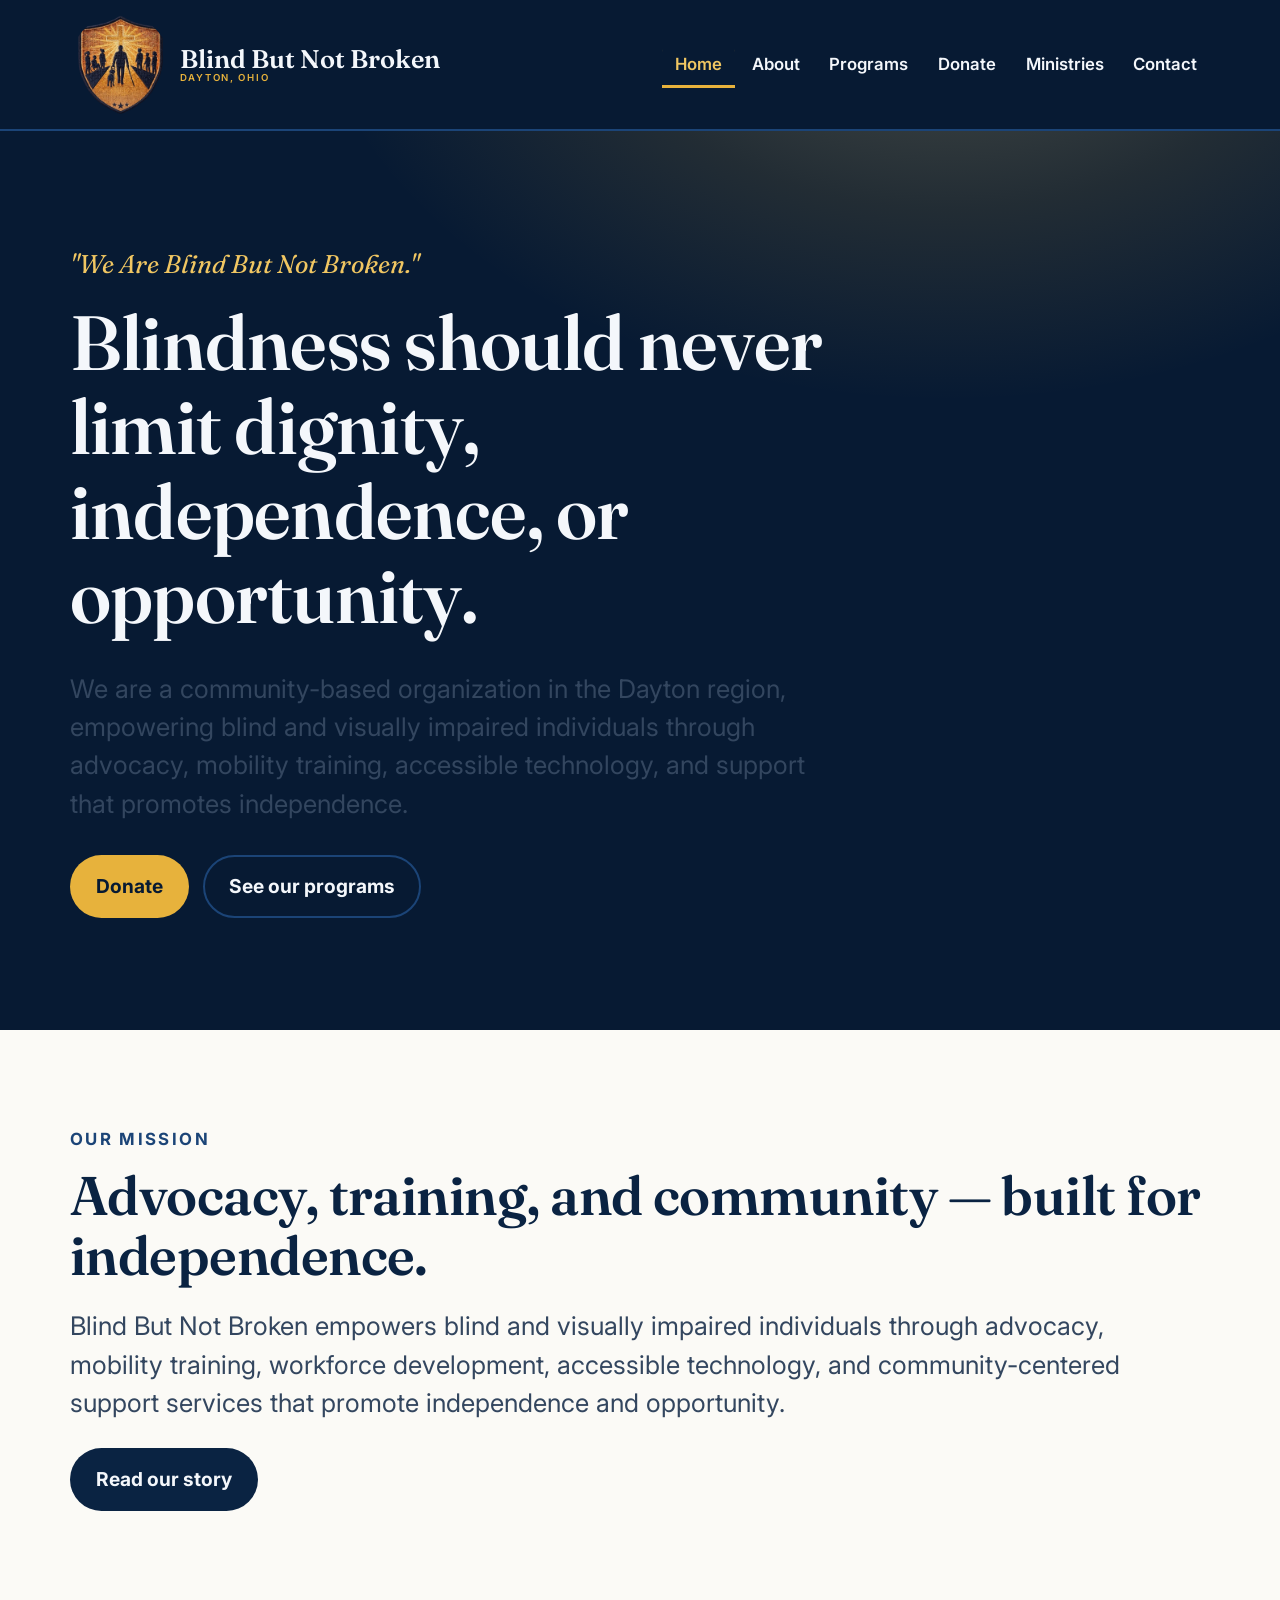
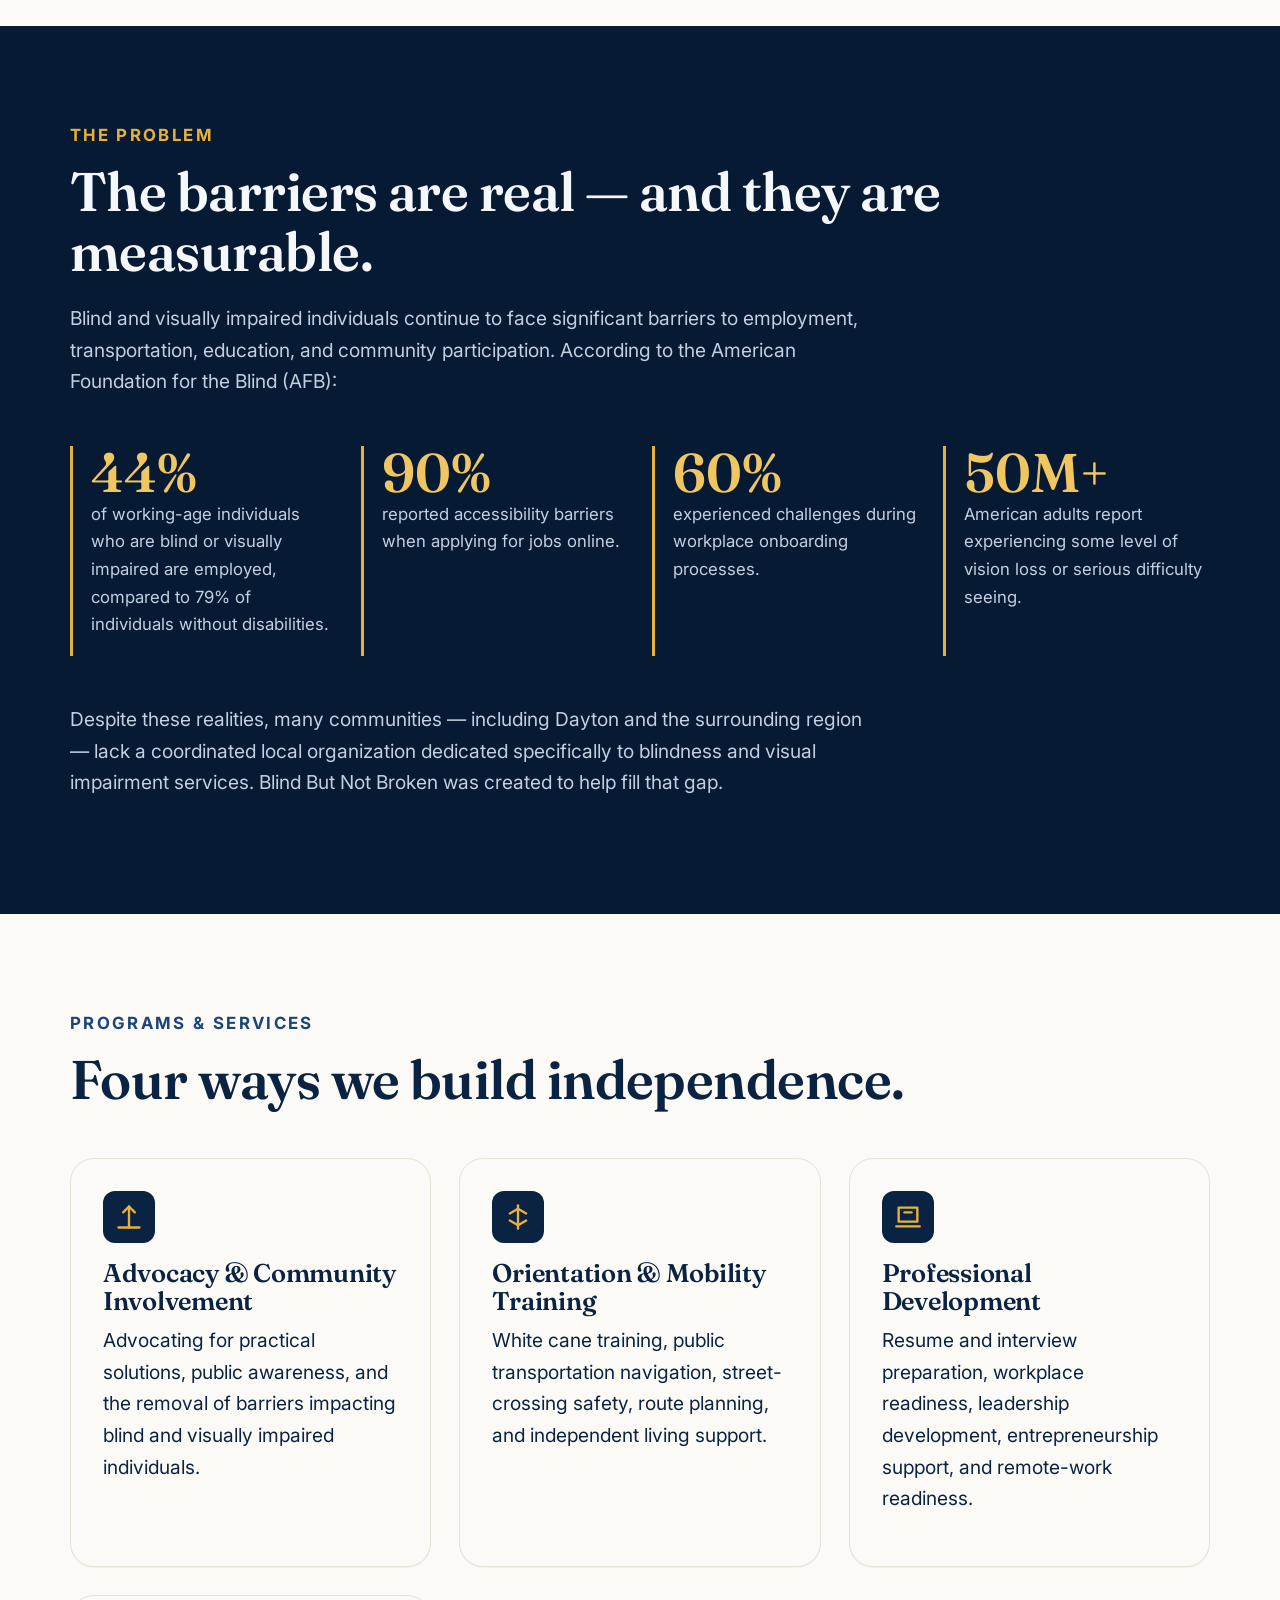
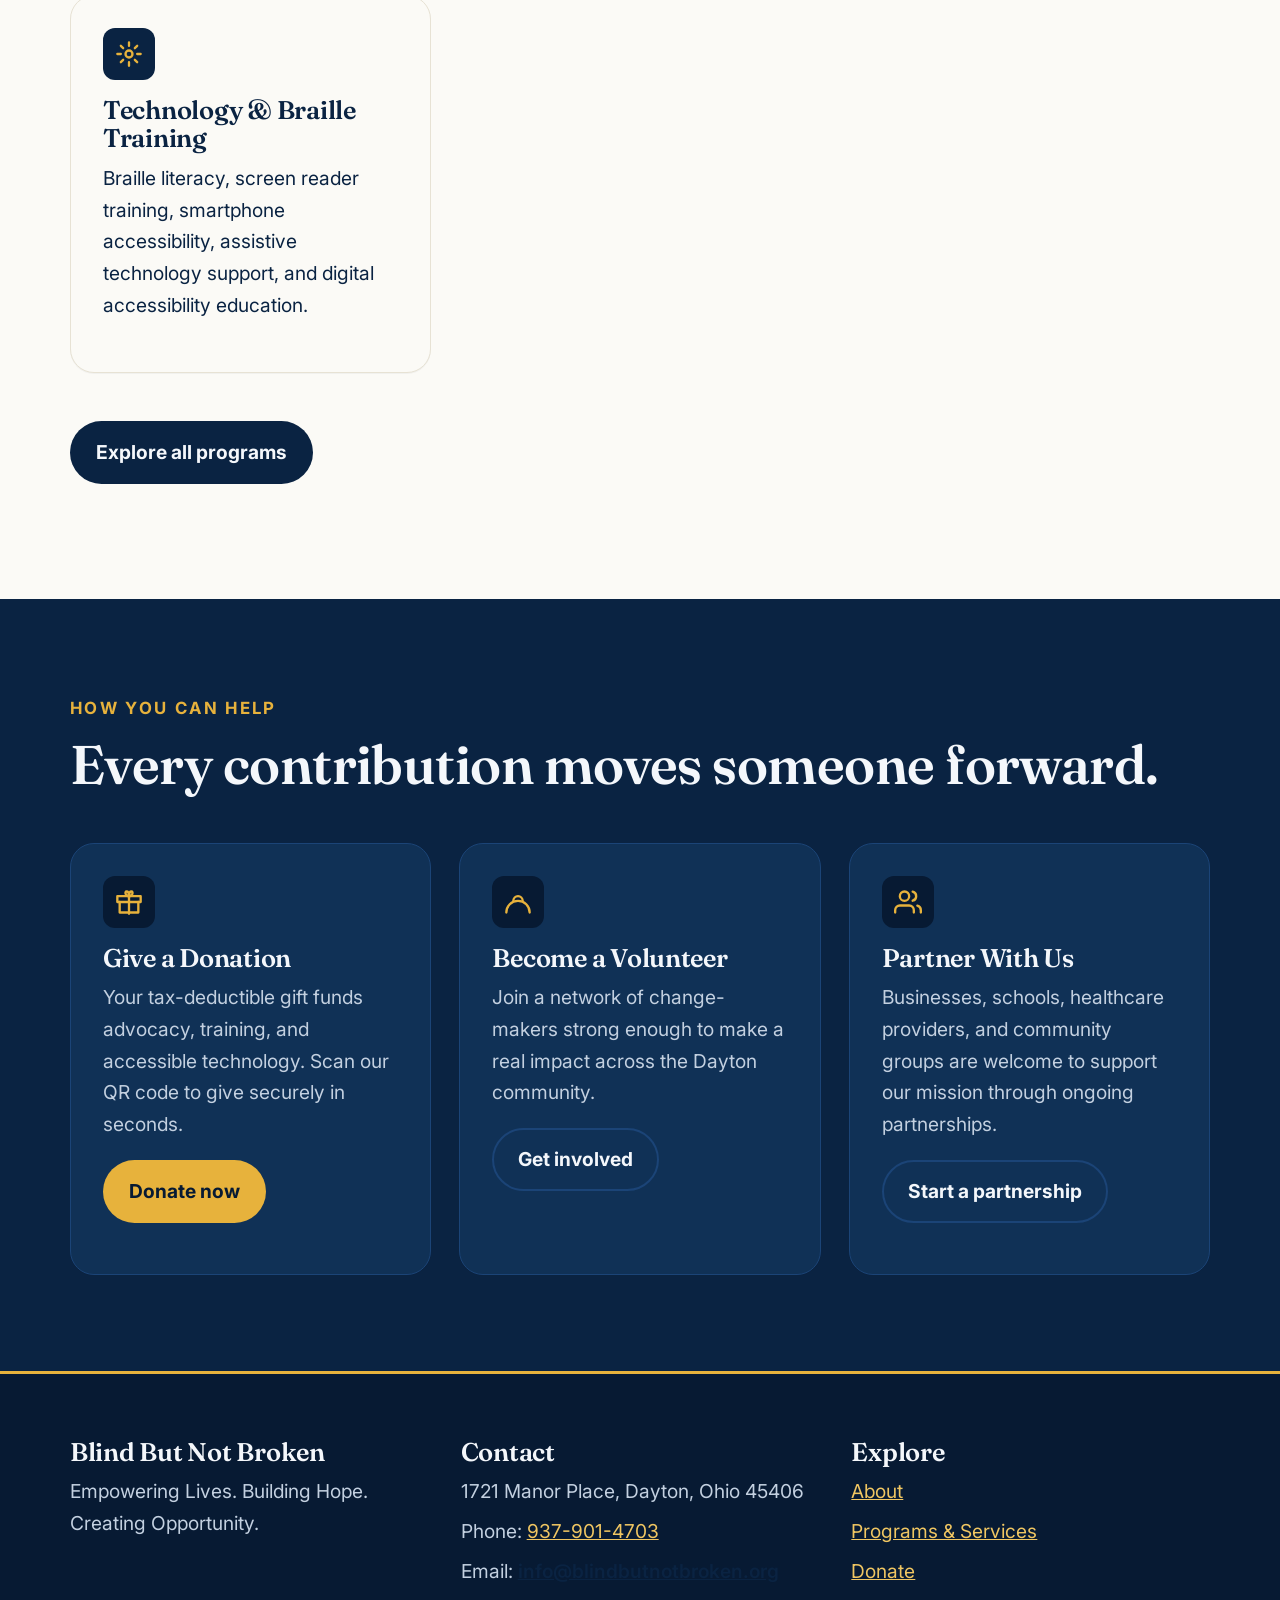
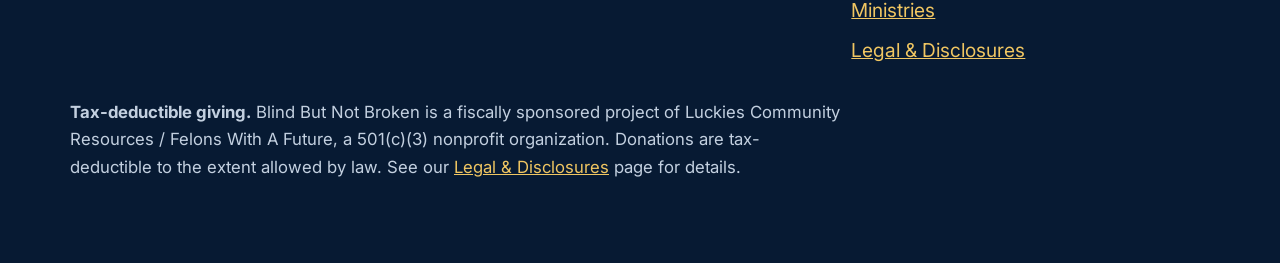
<file: index.html>
<!DOCTYPE html>
<html lang="en">
<head>
  <meta charset="UTF-8">
  <meta name="viewport" content="width=device-width, initial-scale=1.0">
  <title>Blind But Not Broken — Advocacy, Training & Support in Dayton, Ohio</title>
  <meta name="description" content="Blind But Not Broken empowers blind and visually impaired individuals in the Dayton region through advocacy, mobility training, accessible technology, and community support.">
  <link rel="preconnect" href="https://fonts.googleapis.com">
  <link rel="preconnect" href="https://fonts.gstatic.com" crossorigin>
  <link href="https://fonts.googleapis.com/css2?family=Fraunces:ital,opsz,wght@0,9..144,400;0,9..144,500;0,9..144,600;1,9..144,400&family=Inter:wght@400;500;600;700&display=swap" rel="stylesheet">
  <link rel="stylesheet" href="styles.css">
</head>
<body>
  <a class="skip-link" href="#main">Skip to main content</a>

  <!-- ===== Header / Nav ===== -->
  <header class="site-header on-dark">
    <div class="wrap">
      <nav class="nav" aria-label="Primary">
        <a class="brand" href="index.html">
          <img class="brand__mark" src="images/bbnb-shield.PNG" alt="Blind But Not Broken logo">
          <span>Blind But Not Broken<small>Dayton, Ohio</small></span>
        </a>
        <button class="nav__toggle" aria-expanded="false" aria-controls="nav-menu">
          <span aria-hidden="true">☰</span> Menu
        </button>
        <ul class="nav__menu" id="nav-menu">
          <li><a href="index.html" aria-current="page">Home</a></li>
          <li><a href="about.html">About</a></li>
          <li><a href="programs.html">Programs</a></li>
          <li><a href="donate.html">Donate</a></li>
          <li><a href="ministries.html">Ministries</a></li>
          <li><a href="contact.html">Contact</a></li>
        </ul>
      </nav>
    </div>
  </header>

  <main id="main">
    <!-- ===== Hero ===== -->
    <section class="hero on-dark" aria-labelledby="hero-title">
      <div class="wrap">
        <p class="hero__quote">"We Are Blind But Not Broken."</p>
        <h1 id="hero-title">Blindness should never limit dignity, independence, or opportunity.</h1>
        <p class="lede">We are a community-based organization in the Dayton region, empowering
          blind and visually impaired individuals through advocacy, mobility training,
          accessible technology, and support that promotes independence.</p>
        <div class="hero__actions">
          <a class="btn btn--primary" href="donate.html">Donate</a>
          <a class="btn btn--ghost" href="programs.html">See our programs</a>
        </div>
      </div>
    </section>

    <!-- ===== Mission ===== -->
    <section class="section" aria-labelledby="mission-title">
      <div class="wrap">
        <p class="eyebrow">Our Mission</p>
        <h2 id="mission-title">Advocacy, training, and community — built for independence.</h2>
        <p class="lede">Blind But Not Broken empowers blind and visually impaired individuals
          through advocacy, mobility training, workforce development, accessible technology,
          and community-centered support services that promote independence and opportunity.</p>
        <p><a class="btn btn--onlight" href="about.html">Read our story</a></p>
      </div>
    </section>

    <!-- ===== The Problem (stats) ===== -->
    <section class="section section--deep" aria-labelledby="problem-title">
      <div class="wrap">
        <p class="eyebrow">The Problem</p>
        <h2 id="problem-title">The barriers are real — and they are measurable.</h2>
        <p>Blind and visually impaired individuals continue to face significant barriers to
          employment, transportation, education, and community participation. According to the
          American Foundation for the Blind (AFB):</p>

        <div class="stats mt-lg">
          <div class="stat">
            <div class="stat__num">44%</div>
            <p class="stat__label">of working-age individuals who are blind or visually impaired
              are employed, compared to 79% of individuals without disabilities.</p>
          </div>
          <div class="stat">
            <div class="stat__num">90%</div>
            <p class="stat__label">reported accessibility barriers when applying for jobs online.</p>
          </div>
          <div class="stat">
            <div class="stat__num">60%</div>
            <p class="stat__label">experienced challenges during workplace onboarding processes.</p>
          </div>
          <div class="stat">
            <div class="stat__num">50M+</div>
            <p class="stat__label">American adults report experiencing some level of vision loss
              or serious difficulty seeing.</p>
          </div>
        </div>
        <p class="mt-lg">Despite these realities, many communities — including Dayton and the
          surrounding region — lack a coordinated local organization dedicated specifically to
          blindness and visual impairment services. Blind But Not Broken was created to help
          fill that gap.</p>
      </div>
    </section>

    <!-- ===== Programs preview ===== -->
    <section class="section" aria-labelledby="programs-title">
      <div class="wrap">
        <p class="eyebrow">Programs &amp; Services</p>
        <h2 id="programs-title">Four ways we build independence.</h2>
        <div class="grid grid--2 mt-lg">
          <article class="card">
            <div class="card__icon" aria-hidden="true">
              <svg viewBox="0 0 24 24" fill="none" stroke="currentColor" stroke-width="2" stroke-linecap="round" stroke-linejoin="round"><path d="M3 21h18"/><path d="M12 3v18"/><path d="M7 8l5-5 5 5"/></svg>
            </div>
            <h3>Advocacy &amp; Community Involvement</h3>
            <p>Advocating for practical solutions, public awareness, and the removal of barriers
              impacting blind and visually impaired individuals.</p>
          </article>
          <article class="card">
            <div class="card__icon" aria-hidden="true">
              <svg viewBox="0 0 24 24" fill="none" stroke="currentColor" stroke-width="2" stroke-linecap="round" stroke-linejoin="round"><path d="M12 2v20"/><path d="M5 9l7-4 7 4"/><path d="M5 15l7 4 7-4"/></svg>
            </div>
            <h3>Orientation &amp; Mobility Training</h3>
            <p>White cane training, public transportation navigation, street-crossing safety,
              route planning, and independent living support.</p>
          </article>
          <article class="card">
            <div class="card__icon" aria-hidden="true">
              <svg viewBox="0 0 24 24" fill="none" stroke="currentColor" stroke-width="2" stroke-linecap="round" stroke-linejoin="round"><path d="M4 4h16v12H4z"/><path d="M2 20h20"/><path d="M9 8h6"/></svg>
            </div>
            <h3>Professional Development</h3>
            <p>Resume and interview preparation, workplace readiness, leadership development,
              entrepreneurship support, and remote-work readiness.</p>
          </article>
          <article class="card">
            <div class="card__icon" aria-hidden="true">
              <svg viewBox="0 0 24 24" fill="none" stroke="currentColor" stroke-width="2" stroke-linecap="round" stroke-linejoin="round"><circle cx="12" cy="12" r="3"/><path d="M12 2v3M12 19v3M2 12h3M19 12h3M5 5l2 2M17 17l2 2M19 5l-2 2M7 17l-2 2"/></svg>
            </div>
            <h3>Technology &amp; Braille Training</h3>
            <p>Braille literacy, screen reader training, smartphone accessibility, assistive
              technology support, and digital accessibility education.</p>
          </article>
        </div>
        <p class="mt-lg"><a class="btn btn--onlight" href="programs.html">Explore all programs</a></p>
      </div>
    </section>

    <!-- ===== How you can help ===== -->
    <section class="section section--dark" aria-labelledby="help-title">
      <div class="wrap">
        <p class="eyebrow">How You Can Help</p>
        <h2 id="help-title">Every contribution moves someone forward.</h2>
        <div class="grid grid--3 mt-lg">
          <article class="card">
            <div class="card__icon" aria-hidden="true">
              <svg viewBox="0 0 24 24" fill="none" stroke="currentColor" stroke-width="2" stroke-linecap="round" stroke-linejoin="round"><path d="M20 12v9H4v-9"/><path d="M2 7h20v5H2z"/><path d="M12 22V7"/><path d="M12 7C9 7 8 3 10 3s2 4 2 4z"/><path d="M12 7c3 0 4-4 2-4s-2 4-2 4z"/></svg>
            </div>
            <h3>Give a Donation</h3>
            <p>Your tax-deductible gift funds advocacy, training, and accessible technology.
              Scan our QR code to give securely in seconds.</p>
            <p><a class="btn btn--primary" href="donate.html">Donate now</a></p>
          </article>
          <article class="card">
            <div class="card__icon" aria-hidden="true">
              <svg viewBox="0 0 24 24" fill="none" stroke="currentColor" stroke-width="2" stroke-linecap="round" stroke-linejoin="round"><path d="M16 11a4 4 0 1 0-8 0"/><circle cx="12" cy="7" r="0"/><path d="M2 21a8 8 0 0 1 20 0"/></svg>
            </div>
            <h3>Become a Volunteer</h3>
            <p>Join a network of change-makers strong enough to make a real impact across the
              Dayton community.</p>
            <p><a class="btn btn--ghost" href="contact.html">Get involved</a></p>
          </article>
          <article class="card">
            <div class="card__icon" aria-hidden="true">
              <svg viewBox="0 0 24 24" fill="none" stroke="currentColor" stroke-width="2" stroke-linecap="round" stroke-linejoin="round"><path d="M17 21v-2a4 4 0 0 0-4-4H5a4 4 0 0 0-4 4v2"/><circle cx="9" cy="7" r="4"/><path d="M23 21v-2a4 4 0 0 0-3-3.87"/><path d="M16 3.13a4 4 0 0 1 0 7.75"/></svg>
            </div>
            <h3>Partner With Us</h3>
            <p>Businesses, schools, healthcare providers, and community groups are welcome to
              support our mission through ongoing partnerships.</p>
            <p><a class="btn btn--ghost" href="contact.html">Start a partnership</a></p>
          </article>
        </div>
      </div>
    </section>
  </main>

  <!-- ===== Footer ===== -->
  <footer class="site-footer on-dark">
    <div class="wrap">
      <div class="footer-grid">
        <div>
          <h2>Blind But Not Broken</h2>
          <p>Empowering Lives. Building Hope. Creating Opportunity.</p>
        </div>
        <div>
          <h2>Contact</h2>
          <ul class="footer-contact">
            <li>1721 Manor Place, Dayton, Ohio 45406</li>
            <li>Phone: <a href="tel:+19379014703">937-901-4703</a></li>
            <li>Email: <a href="mailto:info@blindbutnotbroken.org" style="color:var(--navy-800);font-weight:600;">info@blindbutnotbroken.org</a></li>
          </ul>
        </div>
        <div>
          <h2>Explore</h2>
          <ul class="footer-contact">
            <li><a href="about.html">About</a></li>
            <li><a href="programs.html">Programs &amp; Services</a></li>
            <li><a href="donate.html">Donate</a></li>
            <li><a href="ministries.html">Ministries</a></li>
            <li><a href="legal.html">Legal &amp; Disclosures</a></li>
          </ul>
        </div>
      </div>
      <div class="footer-legal">
        <p><strong>Tax-deductible giving.</strong> Blind But Not Broken is a fiscally sponsored
          project of Luckies Community Resources / Felons With A Future, a 501(c)(3) nonprofit organization. Donations are tax-deductible to the extent allowed by law.
          See our <a href="legal.html">Legal &amp; Disclosures</a> page for details.</p>
      </div>
    </div>
  </footer>

  <script src="script.js"></script>
</body>
</html>
</file>
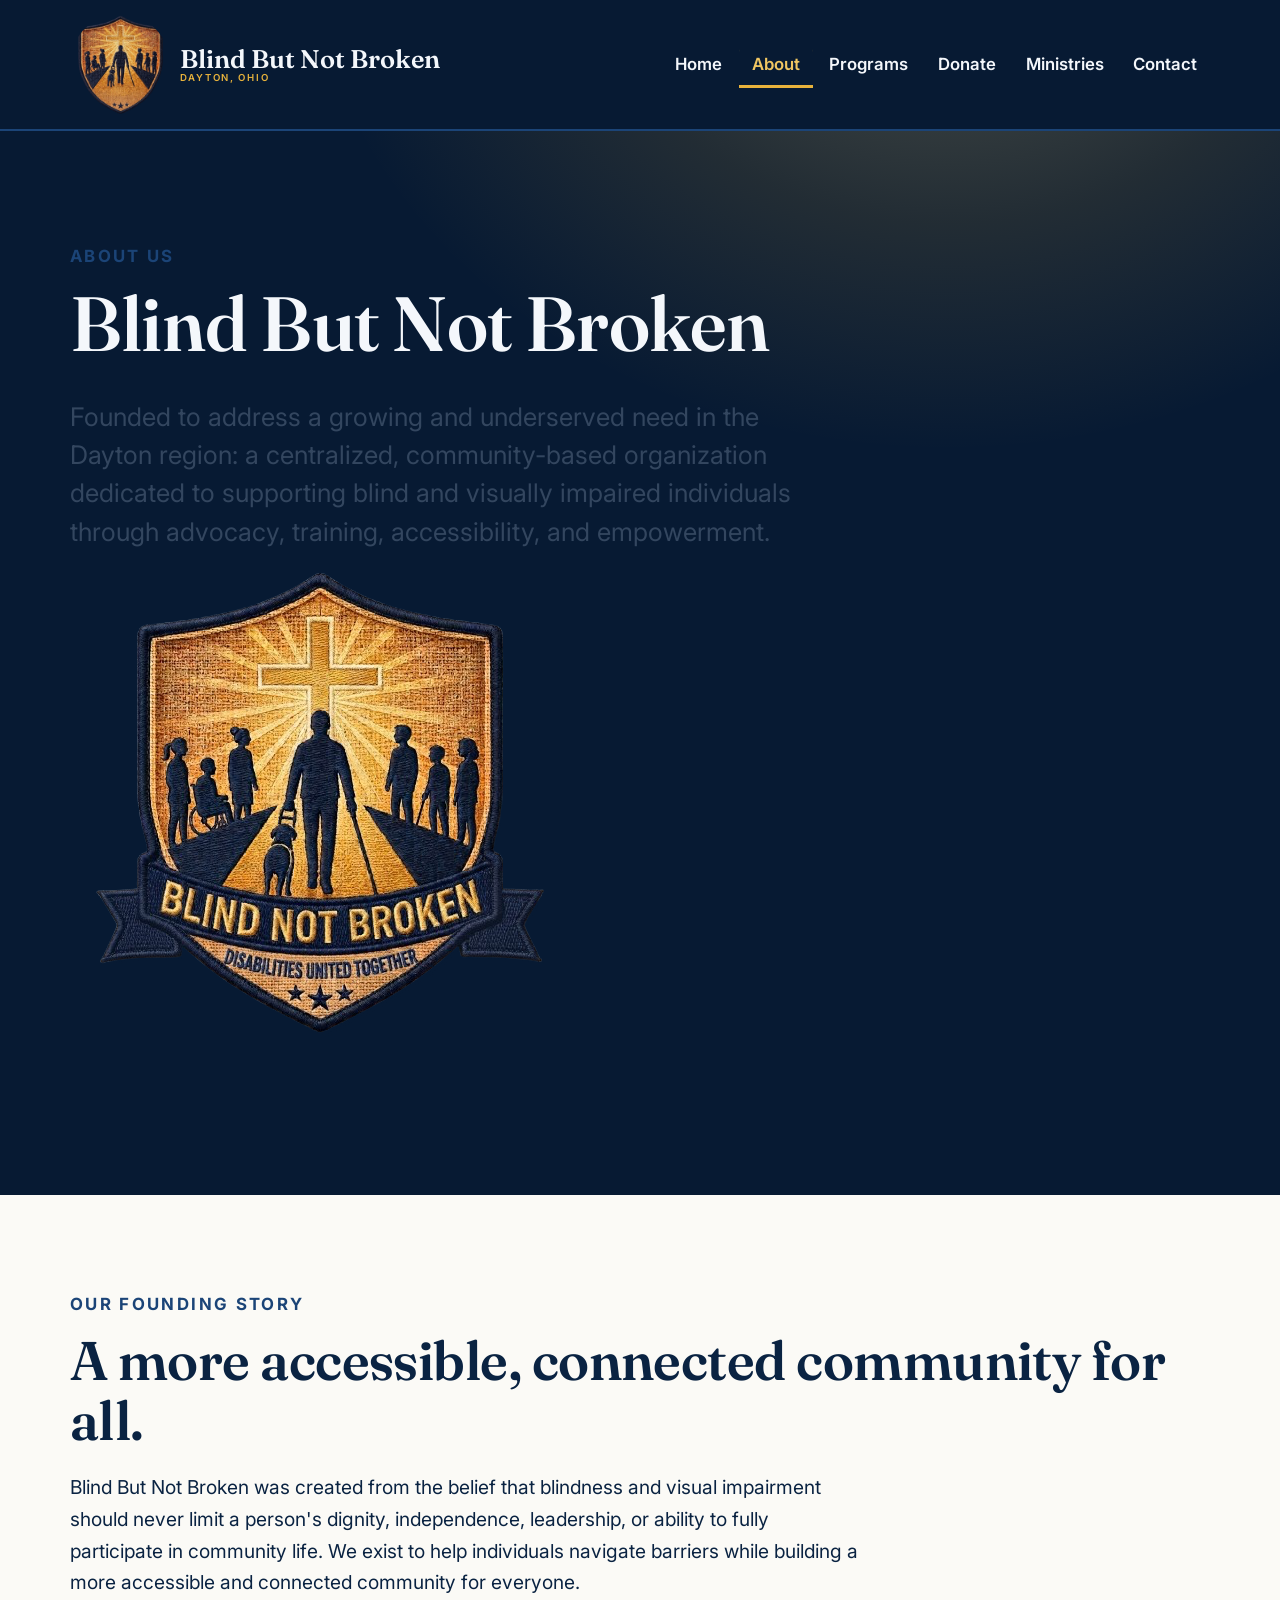
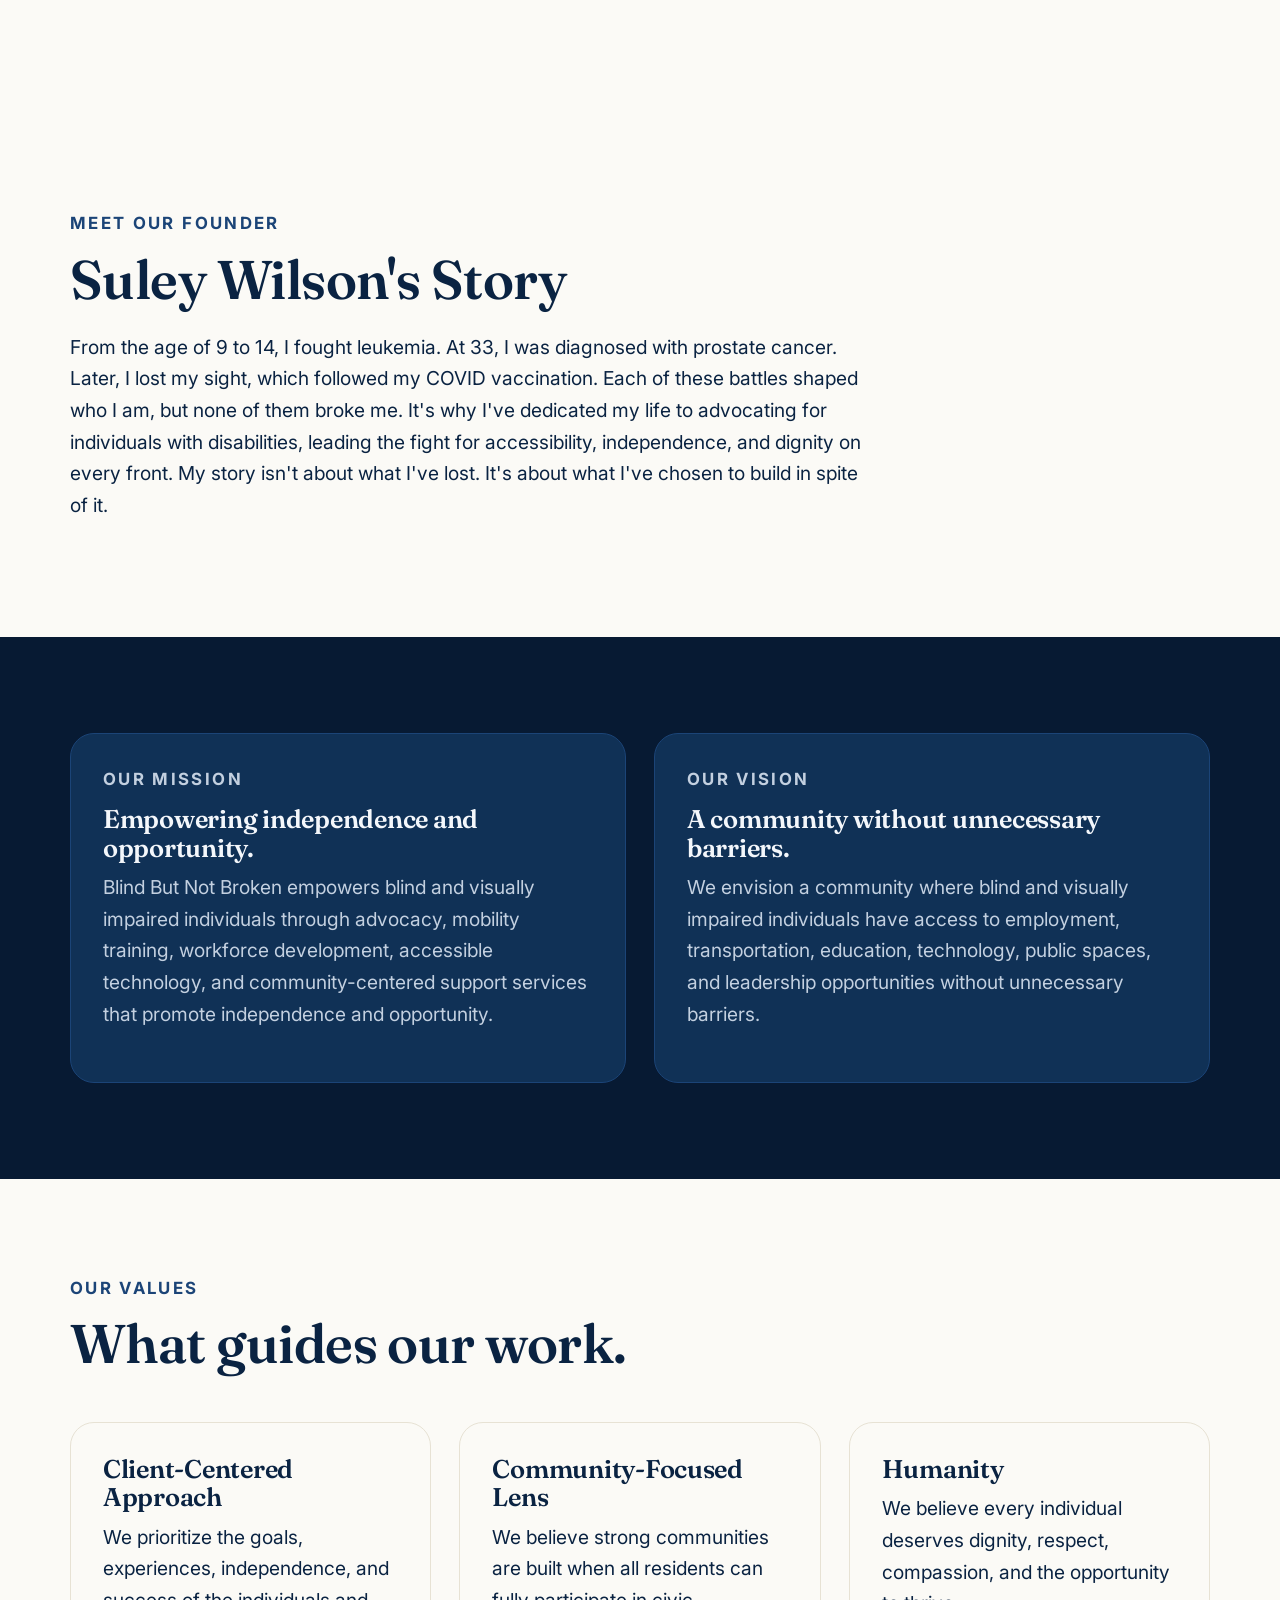
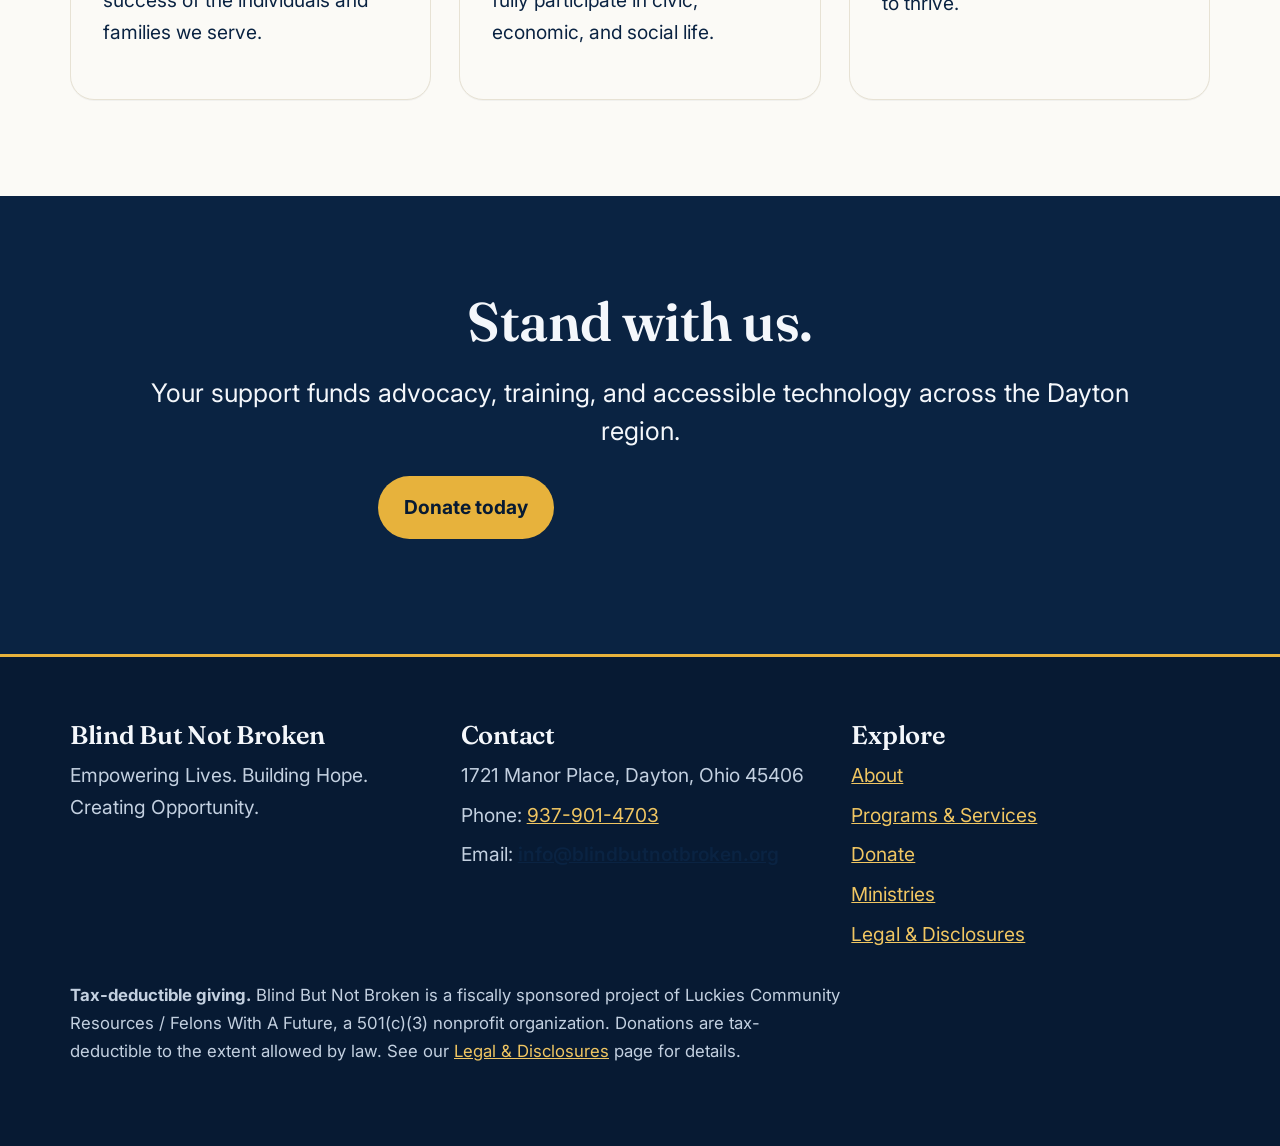
<file: about.html>
<!DOCTYPE html>
<html lang="en">
<head>
  <meta charset="UTF-8">
  <meta name="viewport" content="width=device-width, initial-scale=1.0">
  <title>About — Blind But Not Broken</title>
  <meta name="description" content="Our founding story, mission, vision, and values. Blind But Not Broken supports blind and visually impaired individuals in the Dayton region.">
  <link rel="preconnect" href="https://fonts.googleapis.com">
  <link rel="preconnect" href="https://fonts.gstatic.com" crossorigin>
  <link href="https://fonts.googleapis.com/css2?family=Fraunces:ital,opsz,wght@0,9..144,400;0,9..144,500;0,9..144,600;1,9..144,400&family=Inter:wght@400;500;600;700&display=swap" rel="stylesheet">
  <link rel="stylesheet" href="styles.css">
</head>
<body>
  <a class="skip-link" href="#main">Skip to main content</a>

  <header class="site-header on-dark">
    <div class="wrap">
      <nav class="nav" aria-label="Primary">
        <a class="brand" href="index.html">
          <img class="brand__mark" src="images/bbnb-shield.PNG" alt="Blind But Not Broken logo">
          <span>Blind But Not Broken<small>Dayton, Ohio</small></span>
        </a>
        <button class="nav__toggle" aria-expanded="false" aria-controls="nav-menu">
          <span aria-hidden="true">☰</span> Menu
        </button>
        <ul class="nav__menu" id="nav-menu">
          <li><a href="index.html">Home</a></li>
          <li><a href="about.html" aria-current="page">About</a></li>
          <li><a href="programs.html">Programs</a></li>
          <li><a href="donate.html">Donate</a></li>
          <li><a href="ministries.html">Ministries</a></li>
          <li><a href="contact.html">Contact</a></li>
        </ul>
      </nav>
    </div>
  </header>

  <main id="main">
    <section class="hero on-dark" aria-labelledby="about-title">
      <div class="wrap">
        <p class="eyebrow">About Us</p>
        <h1 id="about-title">Blind But Not Broken</h1>
        <p class="lede">Founded to address a growing and underserved need in the Dayton region:
          a centralized, community-based organization dedicated to supporting blind and visually
          impaired individuals through advocacy, training, accessibility, and empowerment.

        <img src="images/bbnb-fullshield.PNG" alt="Blind But Not Broken circle logo">

        </p>
      </div>
    </section>

    <section class="section" aria-labelledby="story-title">
      <div class="wrap stack">
        <div>
          <p class="eyebrow">Our Founding Story</p>
          <h2 id="story-title">A more accessible, connected community for all.</h2>
          <p>Blind But Not Broken was created from the belief that blindness and visual
            impairment should never limit a person's dignity, independence, leadership, or
            ability to fully participate in community life. We exist to help individuals navigate
            barriers while building a more accessible and connected community for everyone.
          
          </p>
        </div>
      </div>
    </section>

    <section class="section" aria-labelledby="founder-title">
      <div class="wrap stack">
        <div>
          <p class="eyebrow">Meet Our Founder</p>
          <h2 id="founder-title">Suley Wilson's Story</h2>
          <p>From the age of 9 to 14, I fought leukemia. At 33, I was diagnosed with prostate
            cancer. Later, I lost my sight, which followed my COVID vaccination. Each of these
            battles shaped who I am, but none of them broke me. It's why I've dedicated my life to
            advocating for individuals with disabilities, leading the fight for accessibility,
            independence, and dignity on every front. My story isn't about what I've lost. It's
            about what I've chosen to build in spite of it.</p>
        </div>
      </div>
    </section>

    <section class="section section--deep" aria-labelledby="mv-title">
      <div class="wrap">
        <h2 id="mv-title" class="sr-only">Mission and Vision</h2>
        <div class="grid grid--2">
          <div class="card">
            <p class="eyebrow">Our Mission</p>
            <h3>Empowering independence and opportunity.</h3>
            <p>Blind But Not Broken empowers blind and visually impaired individuals through
              advocacy, mobility training, workforce development, accessible technology, and
              community-centered support services that promote independence and opportunity.</p>
          </div>
          <div class="card">
            <p class="eyebrow">Our Vision</p>
            <h3>A community without unnecessary barriers.</h3>
            <p>We envision a community where blind and visually impaired individuals have access
              to employment, transportation, education, technology, public spaces, and leadership
              opportunities without unnecessary barriers.</p>
          </div>
        </div>
      </div>
    </section>

    <section class="section" aria-labelledby="values-title">
      <div class="wrap">
        <p class="eyebrow">Our Values</p>
        <h2 id="values-title">What guides our work.</h2>
        <div class="grid grid--3 mt-lg">
          <article class="card">
            <h3>Client-Centered Approach</h3>
            <p>We prioritize the goals, experiences, independence, and success of the individuals
              and families we serve.</p>
          </article>
          <article class="card">
            <h3>Community-Focused Lens</h3>
            <p>We believe strong communities are built when all residents can fully participate in
              civic, economic, and social life.</p>
          </article>
          <article class="card">
            <h3>Humanity</h3>
            <p>We believe every individual deserves dignity, respect, compassion, and the
              opportunity to thrive.</p>
          </article>
        </div>
      </div>
    </section>

    <section class="section section--dark" aria-labelledby="cta-title">
      <div class="wrap center">
        <h2 id="cta-title">Stand with us.</h2>
        <p class="lede center">Your support funds advocacy, training, and accessible technology
          across the Dayton region.</p>
        <p><a class="btn btn--primary" href="donate.html">Donate today</a></p>
      </div>
    </section>
  </main>

  <footer class="site-footer on-dark">
    <div class="wrap">
      <div class="footer-grid">
        <div>
          <h2>Blind But Not Broken</h2>
          <p>Empowering Lives. Building Hope. Creating Opportunity.</p>
        </div>
        <div>
          <h2>Contact</h2>
          <ul class="footer-contact">
            <li>1721 Manor Place, Dayton, Ohio 45406</li>
            <li>Phone: <a href="tel:+19379014703">937-901-4703</a></li>
            <li>Email: <a href="mailto:info@blindbutnotbroken.org" style="color:var(--navy-800);font-weight:600;">info@blindbutnotbroken.org</a></li>
          </ul>
        </div>
        <div>
          <h2>Explore</h2>
          <ul class="footer-contact">
            <li><a href="about.html">About</a></li>
            <li><a href="programs.html">Programs &amp; Services</a></li>
            <li><a href="donate.html">Donate</a></li>
            <li><a href="ministries.html">Ministries</a></li>
            <li><a href="legal.html">Legal &amp; Disclosures</a></li>
          </ul>
        </div>
      </div>
      <div class="footer-legal">
        <p><strong>Tax-deductible giving.</strong> Blind But Not Broken is a fiscally sponsored
          project of Luckies Community Resources / Felons With A Future, a 501(c)(3) nonprofit organization. Donations are tax-deductible to the extent allowed by law.
          See our <a href="legal.html">Legal &amp; Disclosures</a> page for details.</p>
      </div>
    </div>
  </footer>

  <script src="script.js"></script>
</body>
</html>
</file>
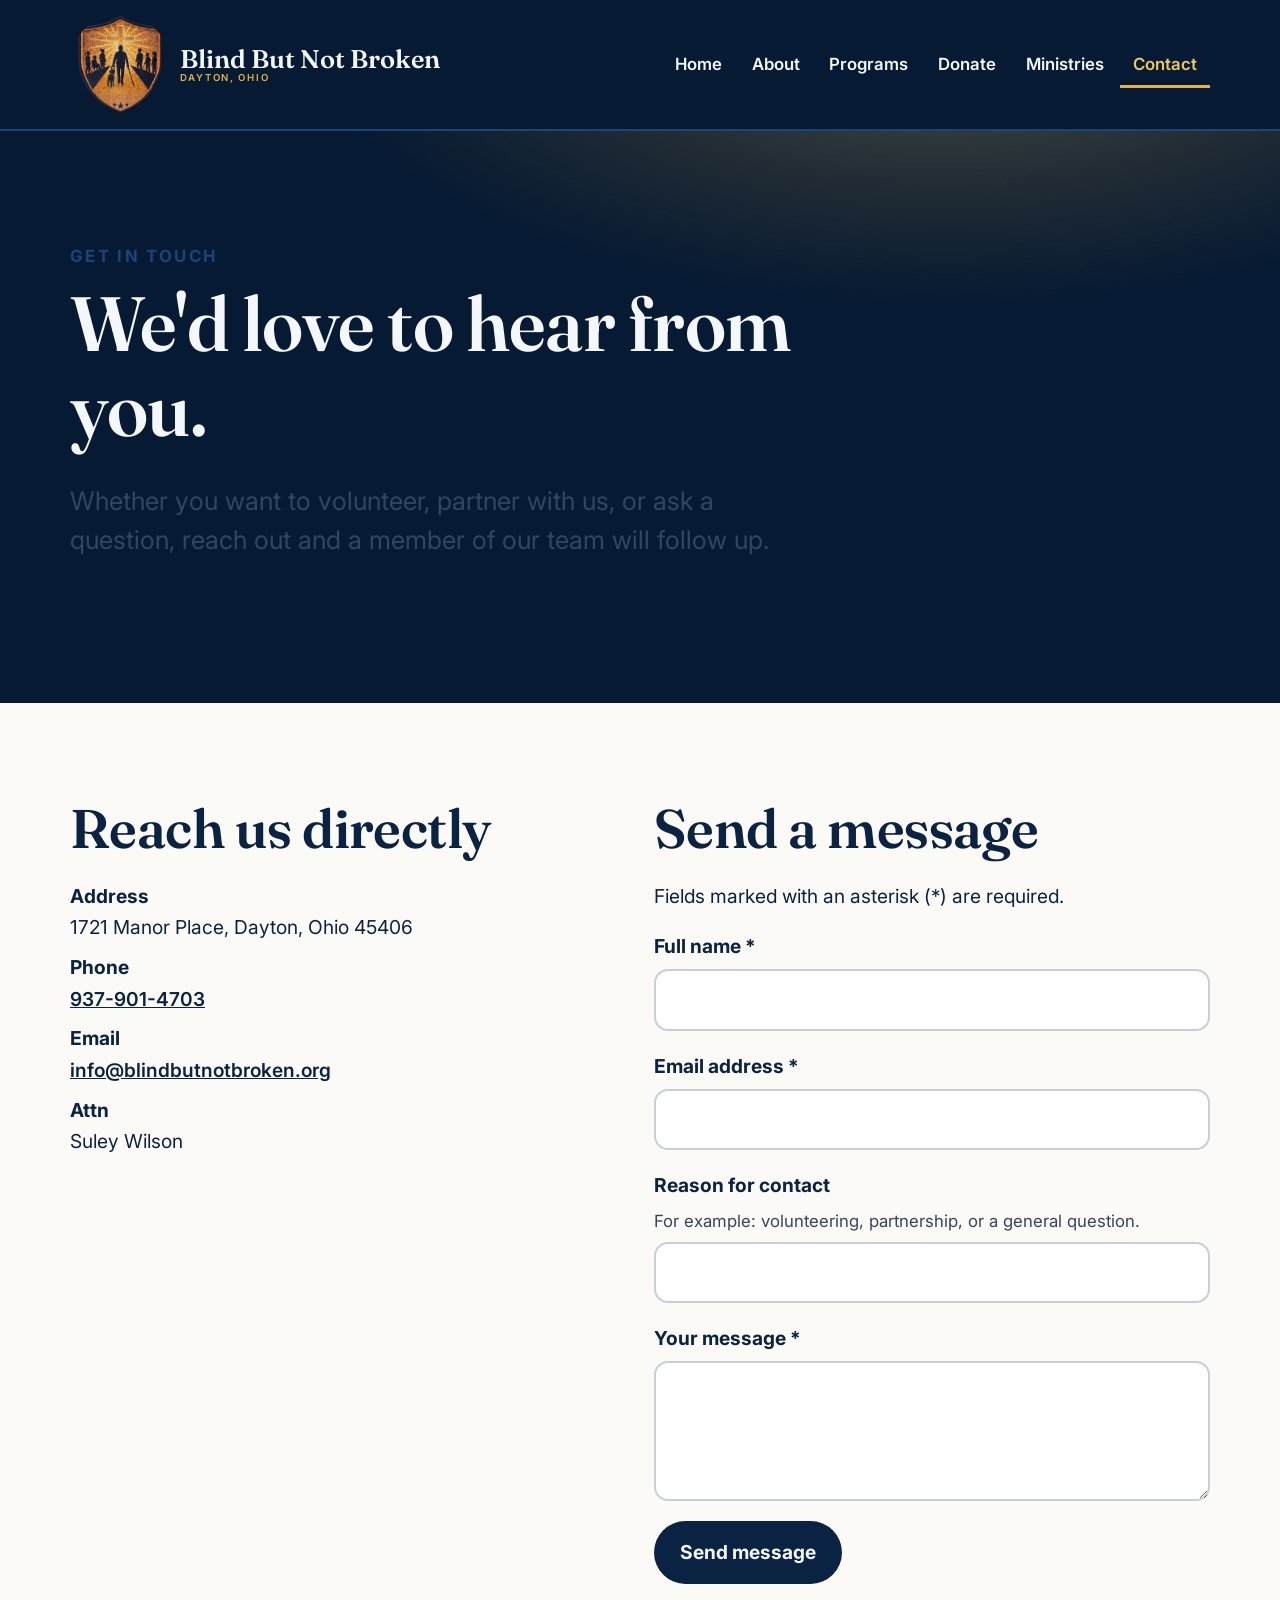
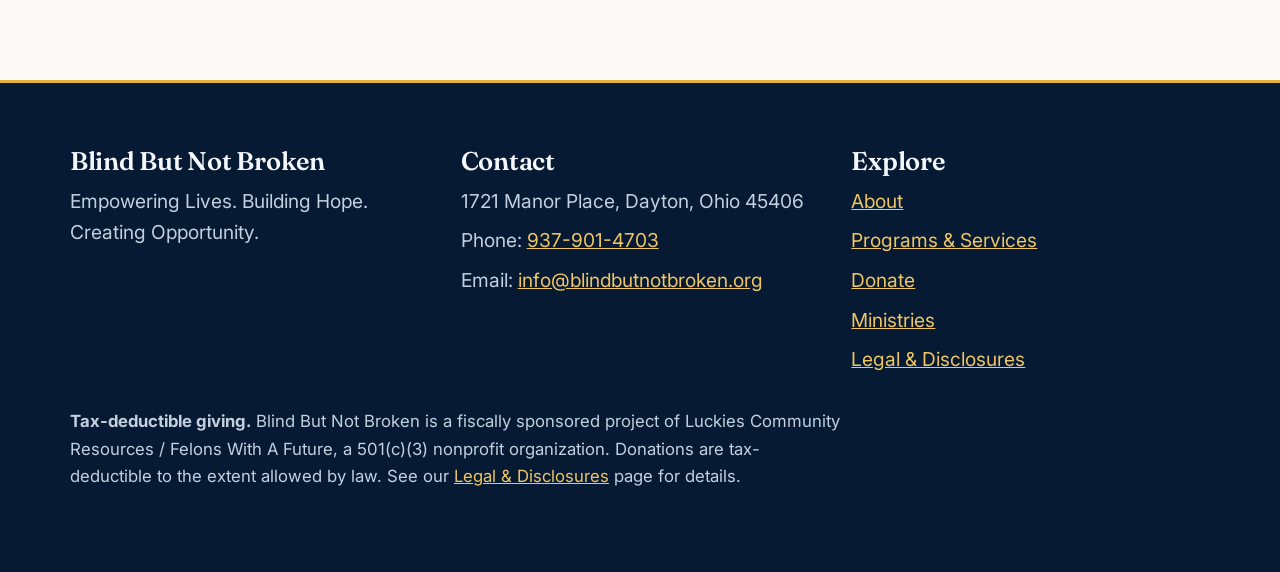
<file: contact.html>
<!DOCTYPE html>
<html lang="en">
<head>
  <meta charset="UTF-8">
  <meta name="viewport" content="width=device-width, initial-scale=1.0">
  <title>Contact — Blind But Not Broken</title>
  <meta name="description" content="Get in touch with Blind But Not Broken in Dayton, Ohio. Volunteer, partner, or ask a question.">
  <link rel="preconnect" href="https://fonts.googleapis.com">
  <link rel="preconnect" href="https://fonts.gstatic.com" crossorigin>
  <link href="https://fonts.googleapis.com/css2?family=Fraunces:ital,opsz,wght@0,9..144,400;0,9..144,500;0,9..144,600;1,9..144,400&family=Inter:wght@400;500;600;700&display=swap" rel="stylesheet">
  <link rel="stylesheet" href="styles.css">
</head>
<body>
  <a class="skip-link" href="#main">Skip to main content</a>

  <header class="site-header on-dark">
    <div class="wrap">
      <nav class="nav" aria-label="Primary">
        <a class="brand" href="index.html">
          <img class="brand__mark" src="images/bbnb-shield.PNG" alt="Blind But Not Broken logo">
          <span>Blind But Not Broken<small>Dayton, Ohio</small></span>  
        </a>
        <button class="nav__toggle" aria-expanded="false" aria-controls="nav-menu">
          <span aria-hidden="true">☰</span> Menu
        </button>
        <ul class="nav__menu" id="nav-menu">
          <li><a href="index.html">Home</a></li>
          <li><a href="about.html">About</a></li>
          <li><a href="programs.html">Programs</a></li>
          <li><a href="donate.html">Donate</a></li>
          <li><a href="ministries.html">Ministries</a></li>
          <li><a href="contact.html" aria-current="page">Contact</a></li>
        </ul>
      </nav>
    </div>
  </header>

  <main id="main">
    <section class="hero on-dark" aria-labelledby="contact-title">
      <div class="wrap">
        <p class="eyebrow">Get In Touch</p>
        <h1 id="contact-title">We'd love to hear from you.</h1>
        <p class="lede">Whether you want to volunteer, partner with us, or ask a question, reach
          out and a member of our team will follow up.</p>
      </div>
    </section>

    <section class="section" aria-labelledby="reach-title">
      <div class="wrap">
        <div class="grid grid--2">
          <!-- Details -->
          <div>
            <h2 id="reach-title">Reach us directly</h2>
            <ul class="footer-contact" style="color:var(--ink);font-size:var(--step-0);">
              <li><strong>Address</strong><br>1721 Manor Place, Dayton, Ohio 45406</li>
              <li><strong>Phone</strong><br><a href="tel:+19379014703" style="color:var(--navy-800);font-weight:600;">937-901-4703</a></li>
              <li><strong>Email</strong><br><a href="mailto:info@blindbutnotbroken.org" style="color:var(--navy-800);font-weight:600;">info@blindbutnotbroken.org</a></li>
              <li><strong>Attn</strong><br>Suley Wilson</li>
            </ul>
          </div>

          <!-- Form (mailto fallback — no backend required) -->
          <div>
            <h2>Send a message</h2>
            <p class="hint">Fields marked with an asterisk (*) are required.</p>
            <form id="contactForm">
              <div class="field">
                <label for="name">Full name *</label>
                <input type="text" id="name" name="name" autocomplete="name" required>
              </div>
              <div class="field">
                <label for="email">Email address *</label>
                <input type="email" id="email" name="email" autocomplete="email" required>
              </div>
              <div class="field">
                <label for="reason">Reason for contact</label>
                <span class="hint" id="reason-hint">For example: volunteering, partnership, or a general question.</span>
                <input type="text" id="reason" name="reason" aria-describedby="reason-hint">
              </div>
              <div class="field">
                <label for="message">Your message *</label>
                <textarea id="message" name="message" required></textarea>
              </div>
              <button type="submit" class="btn btn--onlight">Send message</button>
            </form>
            
          </div>
        </div>
      </div>
    </section>
  </main>

  <footer class="site-footer on-dark">
    <div class="wrap">
      <div class="footer-grid">
        <div>
          <h2>Blind But Not Broken</h2>
          <p>Empowering Lives. Building Hope. Creating Opportunity.</p>
        </div>
        <div>
          <h2>Contact</h2>
          <ul class="footer-contact">
            <li>1721 Manor Place, Dayton, Ohio 45406</li>
            <li>Phone: <a href="tel:+19379014703">937-901-4703</a></li>
            <li>Email: <a href="mailto:info@blindbutnotbroken.org">info@blindbutnotbroken.org</a></li>
          </ul>
        </div>
        <div>
          <h2>Explore</h2>
          <ul class="footer-contact">
            <li><a href="about.html">About</a></li>
            <li><a href="programs.html">Programs &amp; Services</a></li>
            <li><a href="donate.html">Donate</a></li>
            <li><a href="ministries.html">Ministries</a></li>
            <li><a href="legal.html">Legal &amp; Disclosures</a></li>
          </ul>
        </div>
      </div>
      <div class="footer-legal">
        <p><strong>Tax-deductible giving.</strong> Blind But Not Broken is a fiscally sponsored
          project of Luckies Community Resources / Felons With A Future, a 501(c)(3) nonprofit organization. Donations are tax-deductible to the extent allowed by law.
          See our <a href="legal.html">Legal &amp; Disclosures</a> page for details.</p>
      </div>
    </div>
  </footer>

  <script src="script.js"></script>
</body>
</html>
</file>
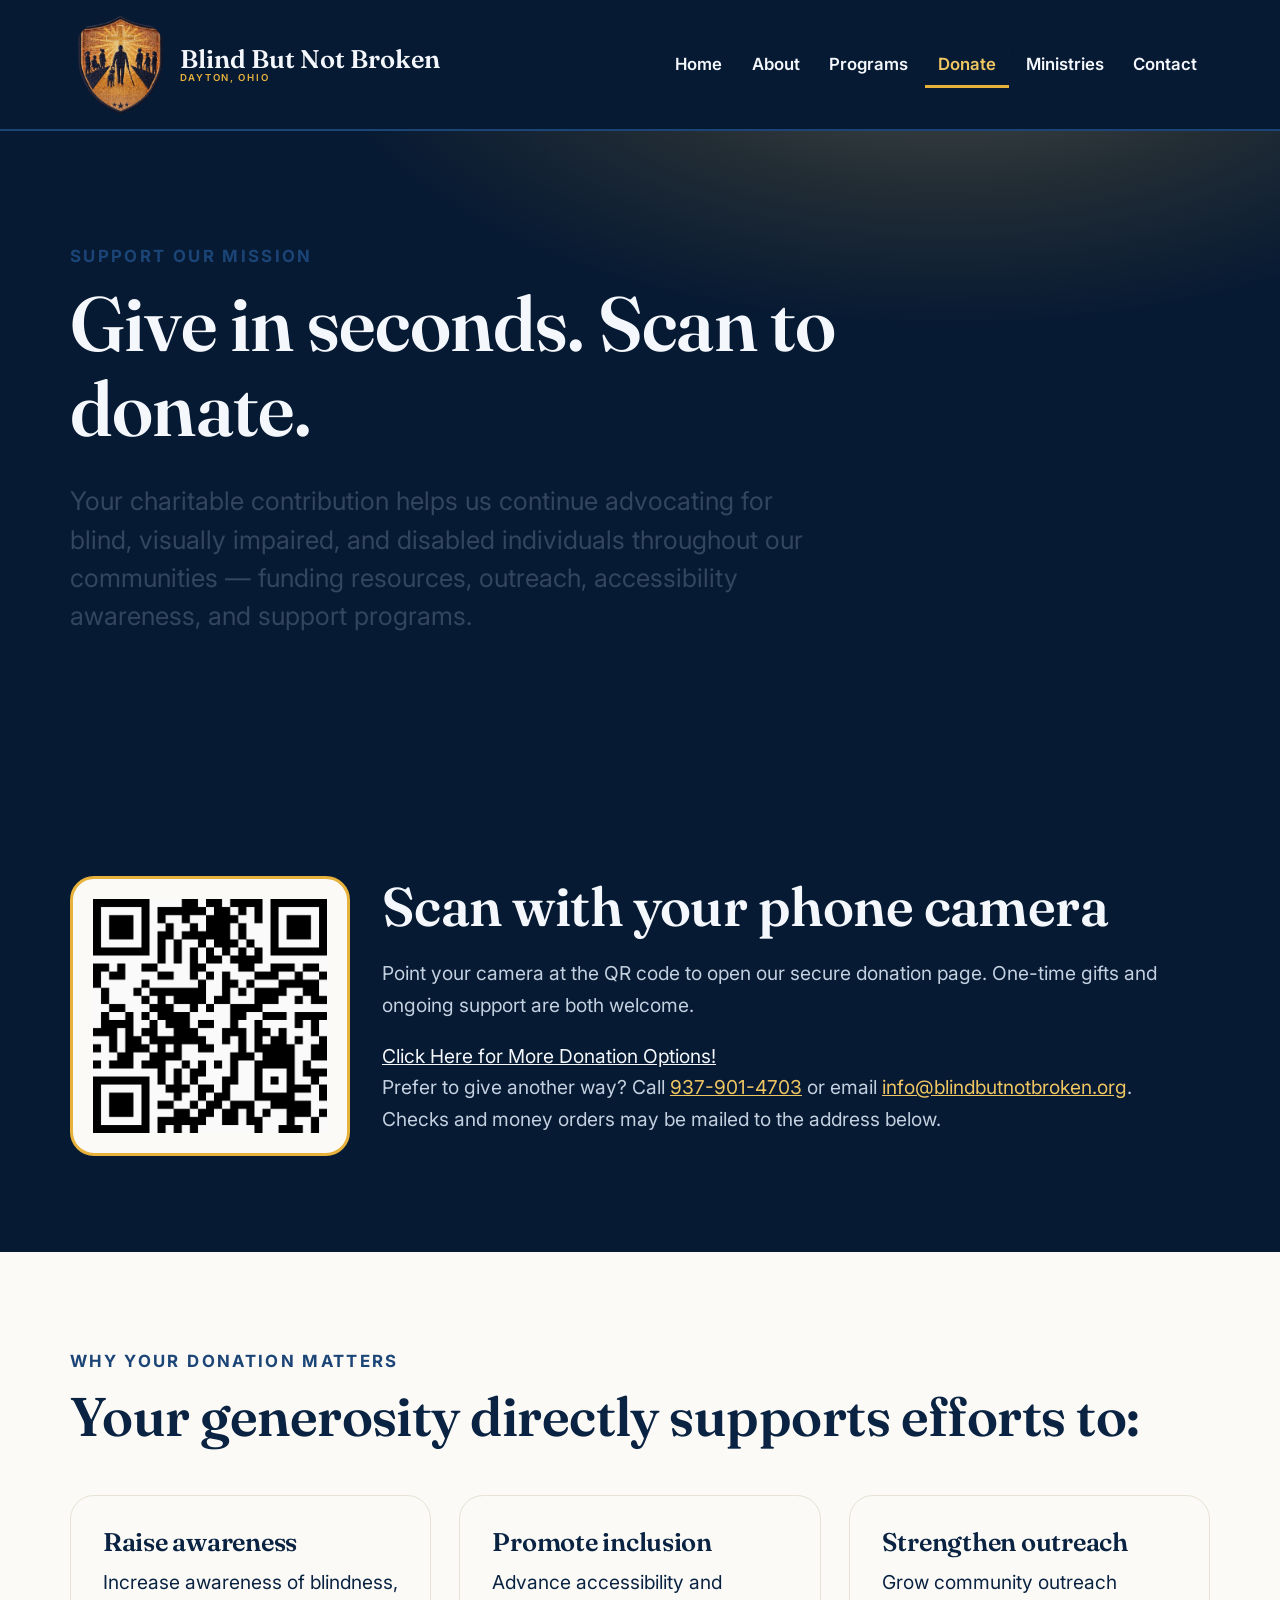
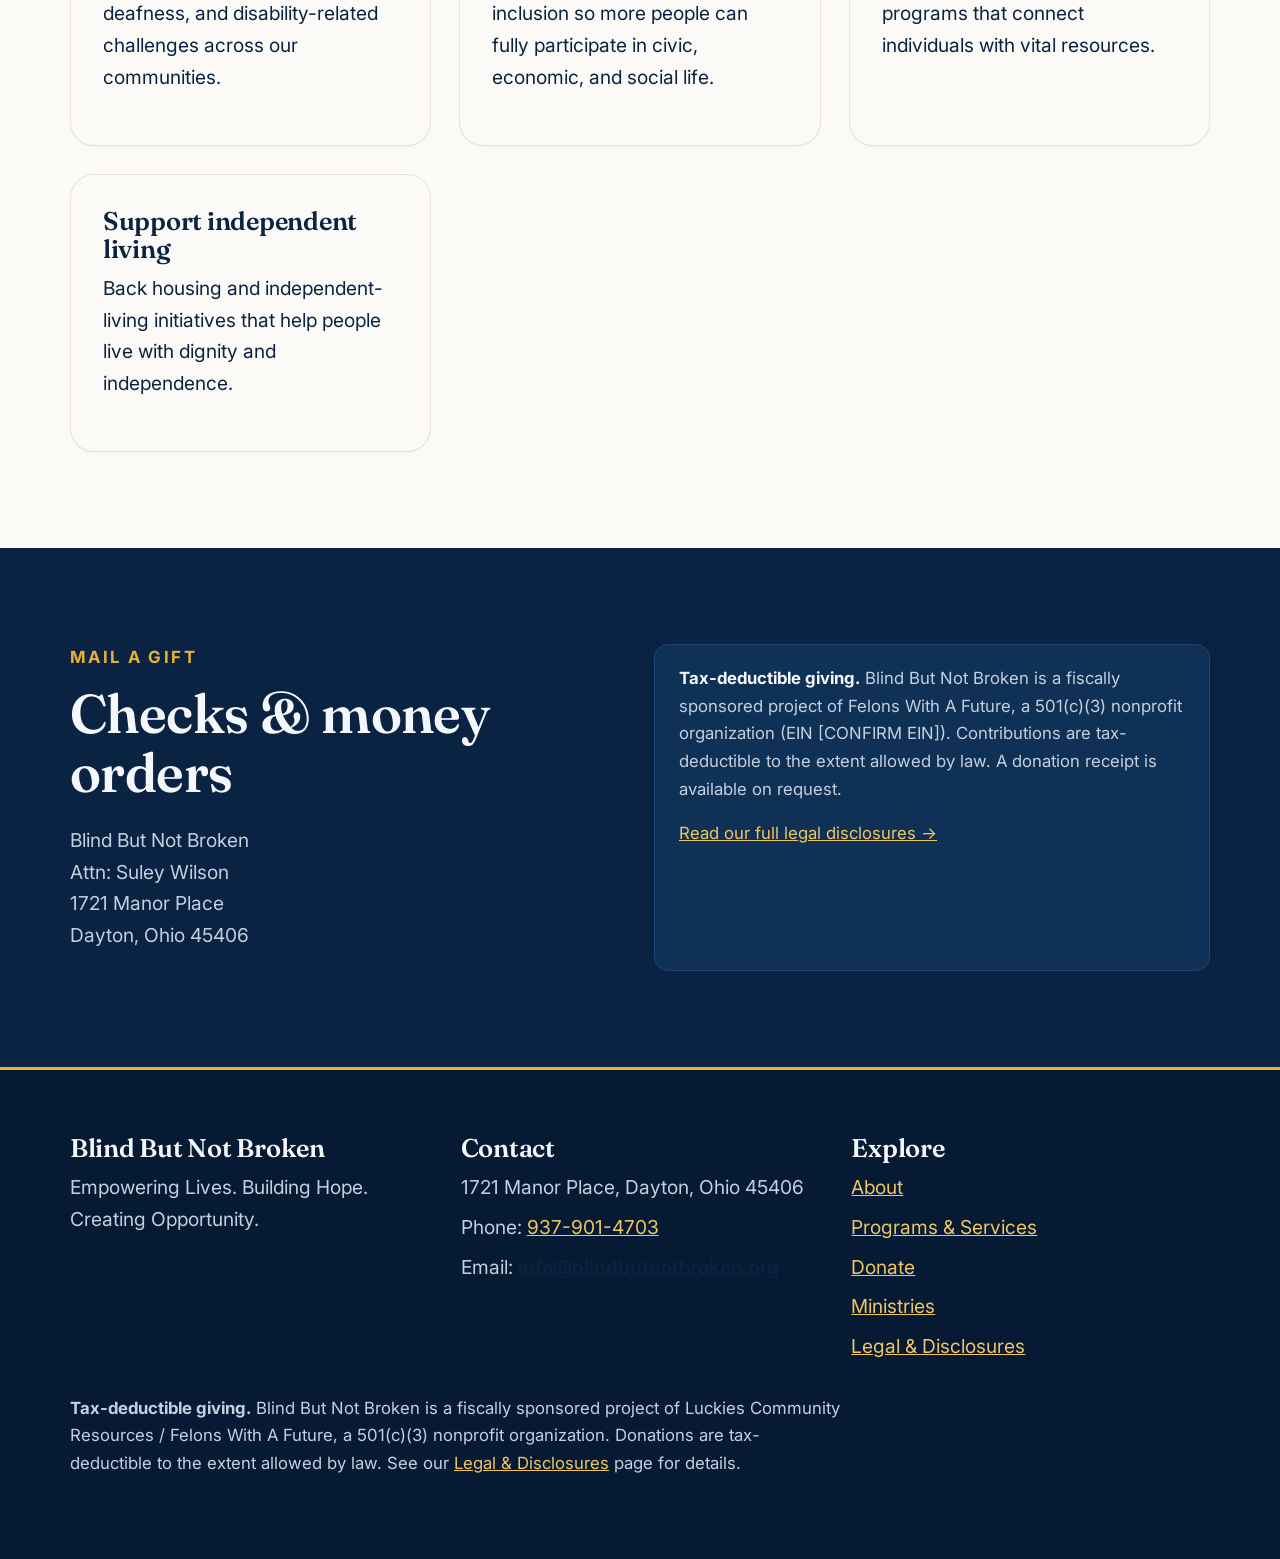
<file: donate.html>
<!DOCTYPE html>
<html lang="en">
<head>
  <meta charset="UTF-8">
  <meta name="viewport" content="width=device-width, initial-scale=1.0">
  <title>Donate — Blind But Not Broken</title>
  <meta name="description" content="Support blind and visually impaired individuals in the Dayton region. Scan our QR code to give securely. Donations are tax-deductible.">
  <link rel="preconnect" href="https://fonts.googleapis.com">
  <link rel="preconnect" href="https://fonts.gstatic.com" crossorigin>
  <link href="https://fonts.googleapis.com/css2?family=Fraunces:ital,opsz,wght@0,9..144,400;0,9..144,500;0,9..144,600;1,9..144,400&family=Inter:wght@400;500;600;700&display=swap" rel="stylesheet">
  <link rel="stylesheet" href="styles.css">
</head>
<body>
  <a class="skip-link" href="#main">Skip to main content</a>

  <header class="site-header on-dark">
    <div class="wrap">
      <nav class="nav" aria-label="Primary">
        <a class="brand" href="index.html">
          <img class="brand__mark" src="images/bbnb-shield.PNG" alt="Blind But Not Broken logo">
          <span>Blind But Not Broken<small>Dayton, Ohio</small></span>
        </a>
        <button class="nav__toggle" aria-expanded="false" aria-controls="nav-menu">
          <span aria-hidden="true">☰</span> Menu
        </button>
        <ul class="nav__menu" id="nav-menu">
          <li><a href="index.html">Home</a></li>
          <li><a href="about.html">About</a></li>
          <li><a href="programs.html">Programs</a></li>
          <li><a href="donate.html" aria-current="page">Donate</a></li>
          <li><a href="ministries.html">Ministries</a></li>
          <li><a href="contact.html">Contact</a></li>
        </ul>
      </nav>
    </div>
  </header>

  <main id="main">
    <section class="hero on-dark" aria-labelledby="donate-title">
      <div class="wrap">
        <p class="eyebrow">Support Our Mission</p>
        <h1 id="donate-title">Give in seconds. Scan to donate.</h1>
        <p class="lede">Your charitable contribution helps us continue advocating for blind,
          visually impaired, and disabled individuals throughout our communities — funding
          resources, outreach, accessibility awareness, and support programs.</p>
      </div>
    </section>

    <!-- QR donation panel -->
    <section class="section section--deep" aria-labelledby="qr-title">
      <div class="wrap">
        <h2 id="qr-title" class="sr-only">Donate by QR code</h2>
        <div class="qr-panel">
       
          <div class="qr-frame" role="img" aria-label="Donation QR code — coming soon. In the meantime, please use the phone or email below to give.">
            <div>
             <img src="images/qr-code.png"
                    alt="QR code to donate to Blind But Not Broken">
            </div>
          </div>

          <div>
            <h2>Scan with your phone camera</h2>
            <p>Point your camera at the QR code to open our secure donation page. One-time gifts
              and ongoing support are both welcome.</p>

            <a href="https://givebutter.com/untitled-campaign-p1ftfo" target="_blank" rel="noopener noreferrer">Click Here for More Donation Options!</a>

            <p>Prefer to give another way? Call <a href="tel:+19379014703" style="color:var(--gold-400)">937-901-4703</a>
              or email <a href="mailto:info@blindbutnotbroken.org" style="color:var(--gold-400)">info@blindbutnotbroken.org</a>.
              Checks and money orders may be mailed to the address below.</p>
          </div>
        </div>
      </div>
    </section>

    <!-- Why it matters -->
    <section class="section" aria-labelledby="why-title">
      <div class="wrap">
        <p class="eyebrow">Why Your Donation Matters</p>
        <h2 id="why-title">Your generosity directly supports efforts to:</h2>
        <div class="grid grid--2 mt-lg">
          <article class="card">
            <h3>Raise awareness</h3>
            <p>Increase awareness of blindness, deafness, and disability-related challenges across
              our communities.</p>
          </article>
          <article class="card">
            <h3>Promote inclusion</h3>
            <p>Advance accessibility and inclusion so more people can fully participate in civic,
              economic, and social life.</p>
          </article>
          <article class="card">
            <h3>Strengthen outreach</h3>
            <p>Grow community outreach programs that connect individuals with vital resources.</p>
          </article>
          <article class="card">
            <h3>Support independent living</h3>
            <p>Back housing and independent-living initiatives that help people live with dignity
              and independence.</p>
          </article>
        </div>
      </div>
    </section>

    <!-- Mailing + disclosure -->
    <section class="section section--dark" aria-labelledby="mail-title">
      <div class="wrap">
        <div class="grid grid--2">
          <div>
            <p class="eyebrow">Mail a Gift</p>
            <h2 id="mail-title">Checks &amp; money orders</h2>
            <p>Blind But Not Broken<br>
              Attn: Suley Wilson<br>
              1721 Manor Place<br>
              Dayton, Ohio 45406</p>
          </div>
          <div class="disclosure">
            <p><strong>Tax-deductible giving.</strong> Blind But Not Broken is a fiscally
              sponsored project of Felons With A Future, a 501(c)(3) nonprofit organization
              (EIN&nbsp;[CONFIRM&nbsp;EIN]). Contributions are tax-deductible to the extent allowed
              by law. A donation receipt is available on request.</p>
            <p style="margin:0;"><a href="legal.html" style="color:var(--gold-400)">Read our full legal disclosures →</a></p>
          </div>
        </div>
      </div>
    </section>
  </main>

  <footer class="site-footer on-dark">
    <div class="wrap">
      <div class="footer-grid">
        <div>
          <h2>Blind But Not Broken</h2>
          <p>Empowering Lives. Building Hope. Creating Opportunity.</p>
        </div>
        <div>
          <h2>Contact</h2>
          <ul class="footer-contact">
            <li>1721 Manor Place, Dayton, Ohio 45406</li>
            <li>Phone: <a href="tel:+19379014703">937-901-4703</a></li>
            <li>Email: <a href="mailto:info@blindbutnotbroken.org" style="color:var(--navy-800);font-weight:600;">info@blindbutnotbroken.org</a></li>
          </ul>
        </div>
        <div>
          <h2>Explore</h2>
          <ul class="footer-contact">
            <li><a href="about.html">About</a></li>
            <li><a href="programs.html">Programs &amp; Services</a></li>
            <li><a href="donate.html">Donate</a></li>
            <li><a href="ministries.html">Ministries</a></li>
            <li><a href="legal.html">Legal &amp; Disclosures</a></li>
          </ul>
        </div>
      </div>
      <div class="footer-legal">
        <p><strong>Tax-deductible giving.</strong> Blind But Not Broken is a fiscally sponsored
          project of Luckies Community Resources / Felons With A Future, a 501(c)(3) nonprofit organization. Donations are tax-deductible to the extent allowed by law.
          See our <a href="legal.html">Legal &amp; Disclosures</a> page for details.</p>
      </div>
    </div>
  </footer>

  <script src="script.js"></script>
</body>
</html>
</file>
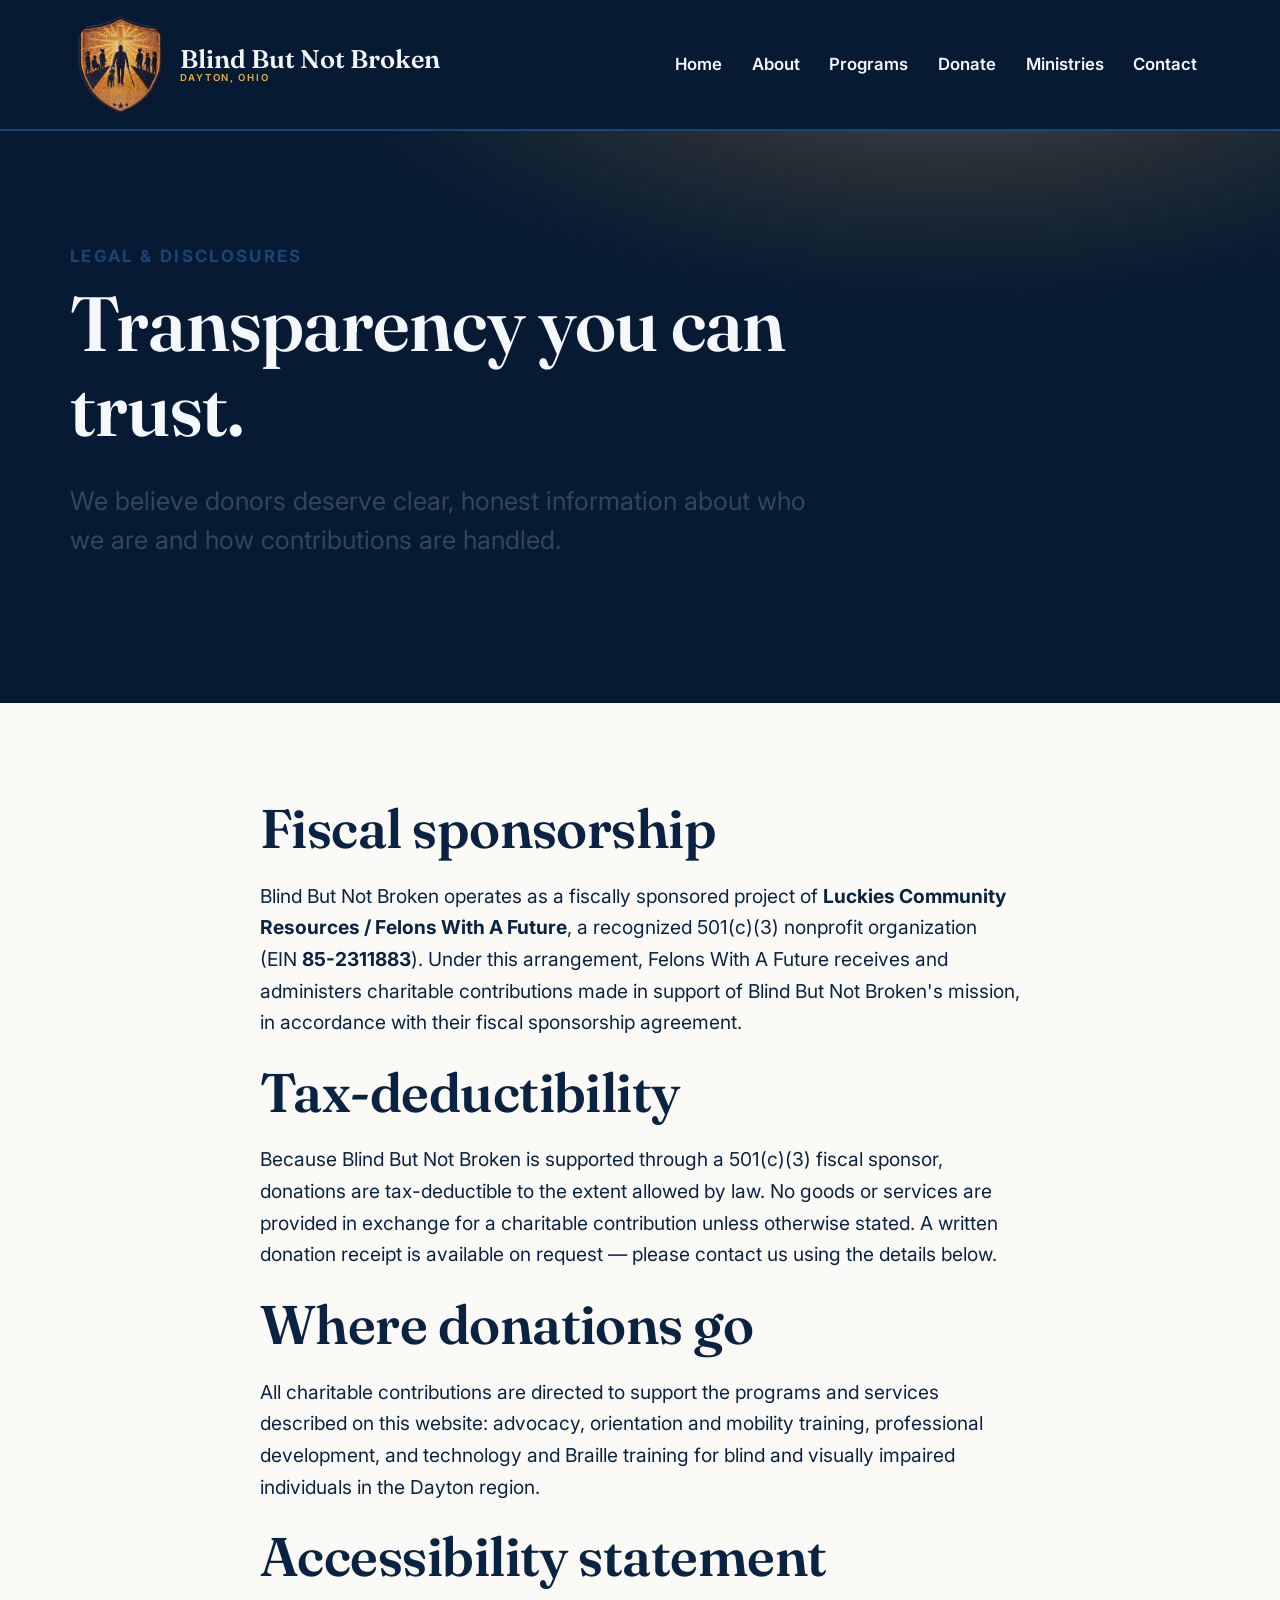
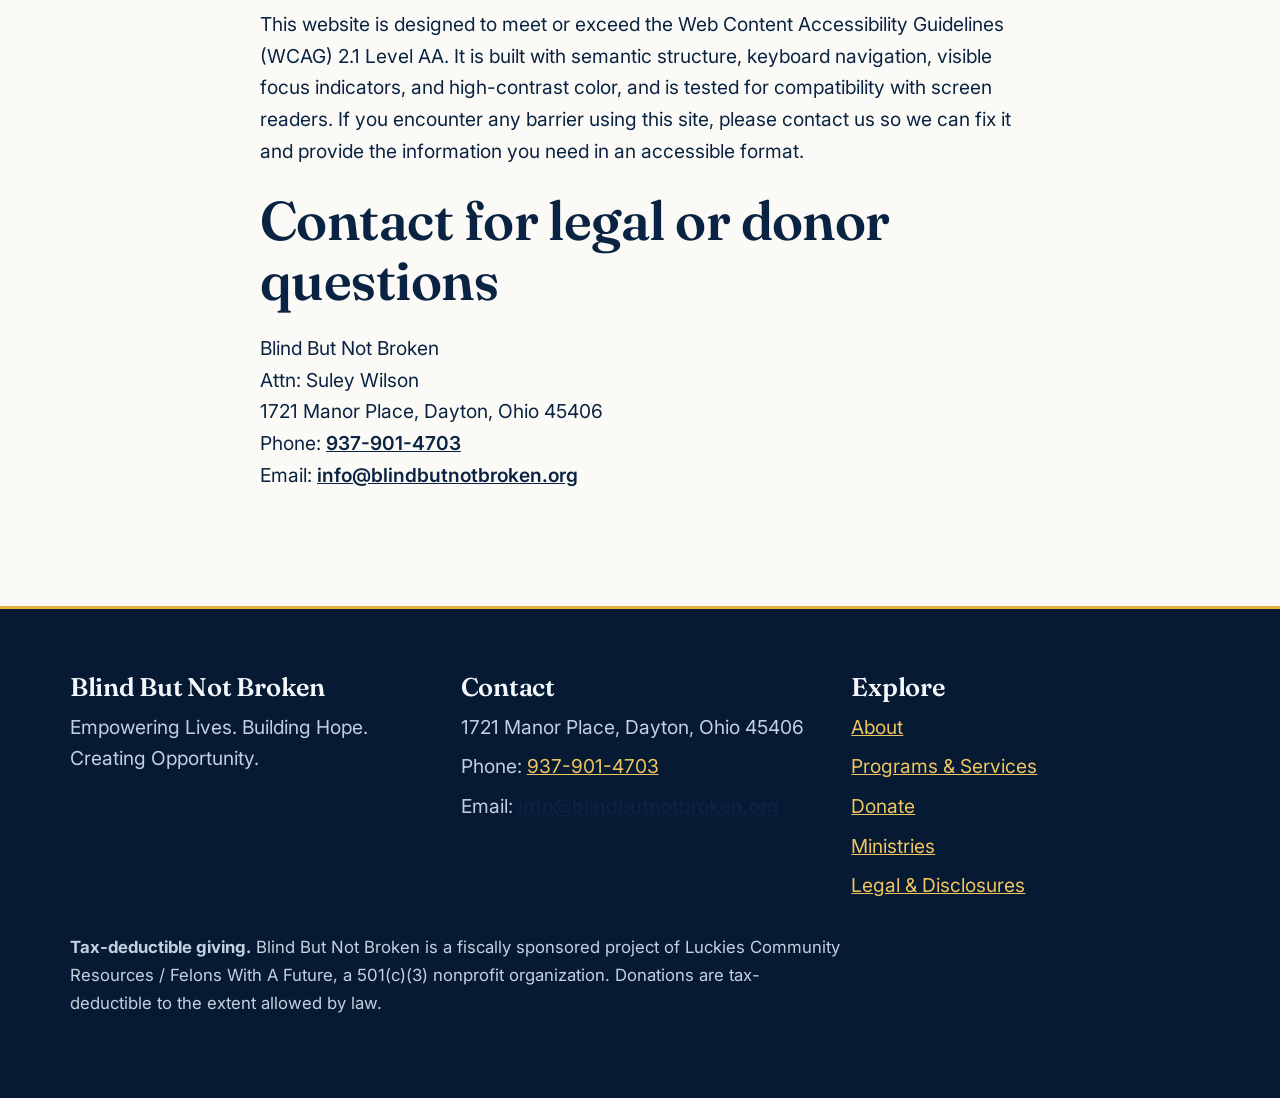
<file: legal.html>
<!DOCTYPE html>
<html lang="en">
<head>
  <meta charset="UTF-8">
  <meta name="viewport" content="width=device-width, initial-scale=1.0">
  <title>Legal &amp; Disclosures — Blind But Not Broken</title>
  <meta name="description" content="Fiscal sponsorship, tax-deductibility, and accessibility statement for Blind But Not Broken.">
  <link rel="preconnect" href="https://fonts.googleapis.com">
  <link rel="preconnect" href="https://fonts.gstatic.com" crossorigin>
  <link href="https://fonts.googleapis.com/css2?family=Fraunces:ital,opsz,wght@0,9..144,400;0,9..144,500;0,9..144,600;1,9..144,400&family=Inter:wght@400;500;600;700&display=swap" rel="stylesheet">
  <link rel="stylesheet" href="styles.css">
</head>
<body>
  <a class="skip-link" href="#main">Skip to main content</a>

  <header class="site-header on-dark">
    <div class="wrap">
      <nav class="nav" aria-label="Primary">
        <a class="brand" href="index.html">
          <img class="brand__mark" src="images/bbnb-shield.PNG" alt="Blind But Not Broken logo">
          <span>Blind But Not Broken<small>Dayton, Ohio</small></span>
        </a>
        <button class="nav__toggle" aria-expanded="false" aria-controls="nav-menu">
          <span aria-hidden="true">☰</span> Menu
        </button>
        <ul class="nav__menu" id="nav-menu">
          <li><a href="index.html">Home</a></li>
          <li><a href="about.html">About</a></li>
          <li><a href="programs.html">Programs</a></li>
          <li><a href="donate.html">Donate</a></li>
          <li><a href="ministries.html">Ministries</a></li>
          <li><a href="contact.html">Contact</a></li>
        </ul>
      </nav>
    </div>
  </header>

  <main id="main">
    <section class="hero on-dark" aria-labelledby="legal-title">
      <div class="wrap">
        <p class="eyebrow">Legal &amp; Disclosures</p>
        <h1 id="legal-title">Transparency you can trust.</h1>
        <p class="lede">We believe donors deserve clear, honest information about who we are and
          how contributions are handled.</p>
      </div>
    </section>

    <section class="section" aria-labelledby="fiscal-title">
      <div class="wrap stack" style="max-width:760px;">
      

        <div>
          <h2 id="fiscal-title">Fiscal sponsorship</h2>
          <p>Blind But Not Broken operates as a fiscally sponsored project of
            <strong>Luckies Community Resources / Felons With A Future</strong>, a recognized 501(c)(3) nonprofit organization
            (EIN&nbsp;<strong>85-2311883</strong>). Under this arrangement, Felons With A
            Future receives and administers charitable contributions made in support of Blind But
            Not Broken's mission, in accordance with their fiscal sponsorship agreement.</p>
        </div>

        <div>
          <h2>Tax-deductibility</h2>
          <p>Because Blind But Not Broken is supported through a 501(c)(3) fiscal sponsor,
            donations are tax-deductible to the extent allowed by law. No goods or services are
            provided in exchange for a charitable contribution unless otherwise stated. A written
            donation receipt is available on request — please contact us using the details below.</p>
        </div>

        <div>
          <h2>Where donations go</h2>
          <p>All charitable contributions are directed to support the programs and services
            described on this website: advocacy, orientation and mobility training, professional
            development, and technology and Braille training for blind and visually impaired
            individuals in the Dayton region.</p>
        </div>

        <div>
          <h2>Accessibility statement</h2>
          <p>This website is designed to meet or exceed the Web Content Accessibility Guidelines
            (WCAG) 2.1 Level AA. It is built with semantic structure, keyboard navigation, visible
            focus indicators, and high-contrast color, and is tested for compatibility with screen
            readers. If you encounter any barrier using this site, please contact us so we can fix
            it and provide the information you need in an accessible format.</p>
        </div>

        <div>
          <h2>Contact for legal or donor questions</h2>
          <p>Blind But Not Broken<br>
            Attn: Suley Wilson<br>
            1721 Manor Place, Dayton, Ohio 45406<br>
            Phone: <a href="tel:+19379014703" style="color:var(--navy-800);font-weight:600;">937-901-4703</a><br>
            Email: <a href="mailto:info@blindbutnotbroken.org" style="color:var(--navy-800);font-weight:600;">info@blindbutnotbroken.org</a></p>
        </div>
      </div>
    </section>
  </main>

  <footer class="site-footer on-dark">
    <div class="wrap">
      <div class="footer-grid">
        <div>
          <h2>Blind But Not Broken</h2>
          <p>Empowering Lives. Building Hope. Creating Opportunity.</p>
        </div>
        <div>
          <h2>Contact</h2>
          <ul class="footer-contact">
            <li>1721 Manor Place, Dayton, Ohio 45406</li>
            <li>Phone: <a href="tel:+19379014703">937-901-4703</a></li>
            <li>Email: <a href="mailto:info@blindbutnotbroken.org" style="color:var(--navy-800);font-weight:600;">info@blindbutnotbroken.org</a></li>
          </ul>
        </div>
        <div>
          <h2>Explore</h2>
          <ul class="footer-contact">
            <li><a href="about.html">About</a></li>
            <li><a href="programs.html">Programs &amp; Services</a></li>
            <li><a href="donate.html">Donate</a></li>
            <li><a href="ministries.html">Ministries</a></li>
            <li><a href="legal.html">Legal &amp; Disclosures</a></li>
          </ul>
        </div>
      </div>
      <div class="footer-legal">
        <p><strong>Tax-deductible giving.</strong> Blind But Not Broken is a fiscally sponsored
          project of Luckies Community Resources / Felons With A Future, a 501(c)(3) nonprofit organization. Donations are tax-deductible to the extent allowed by law.</p>
      </div>
    </div>
  </footer>

  <script src="script.js"></script>
</body>
</html>
</file>
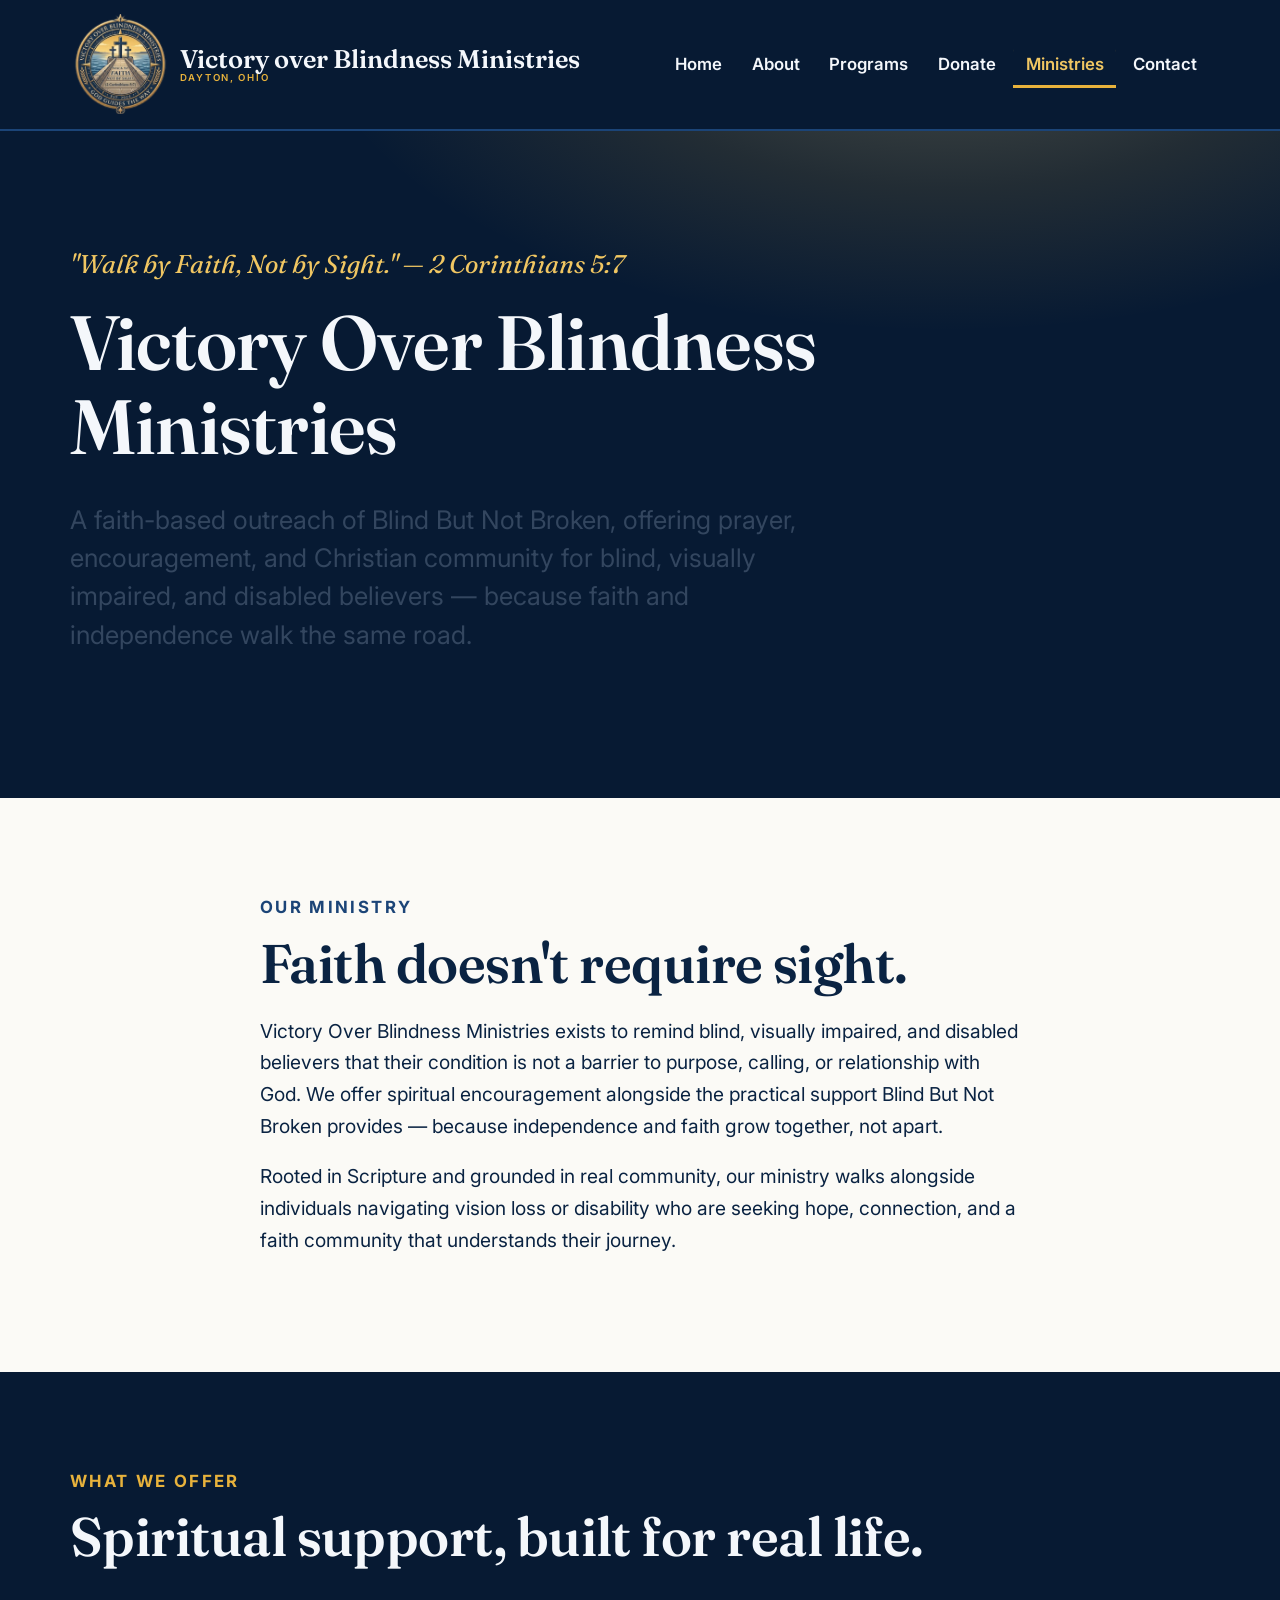
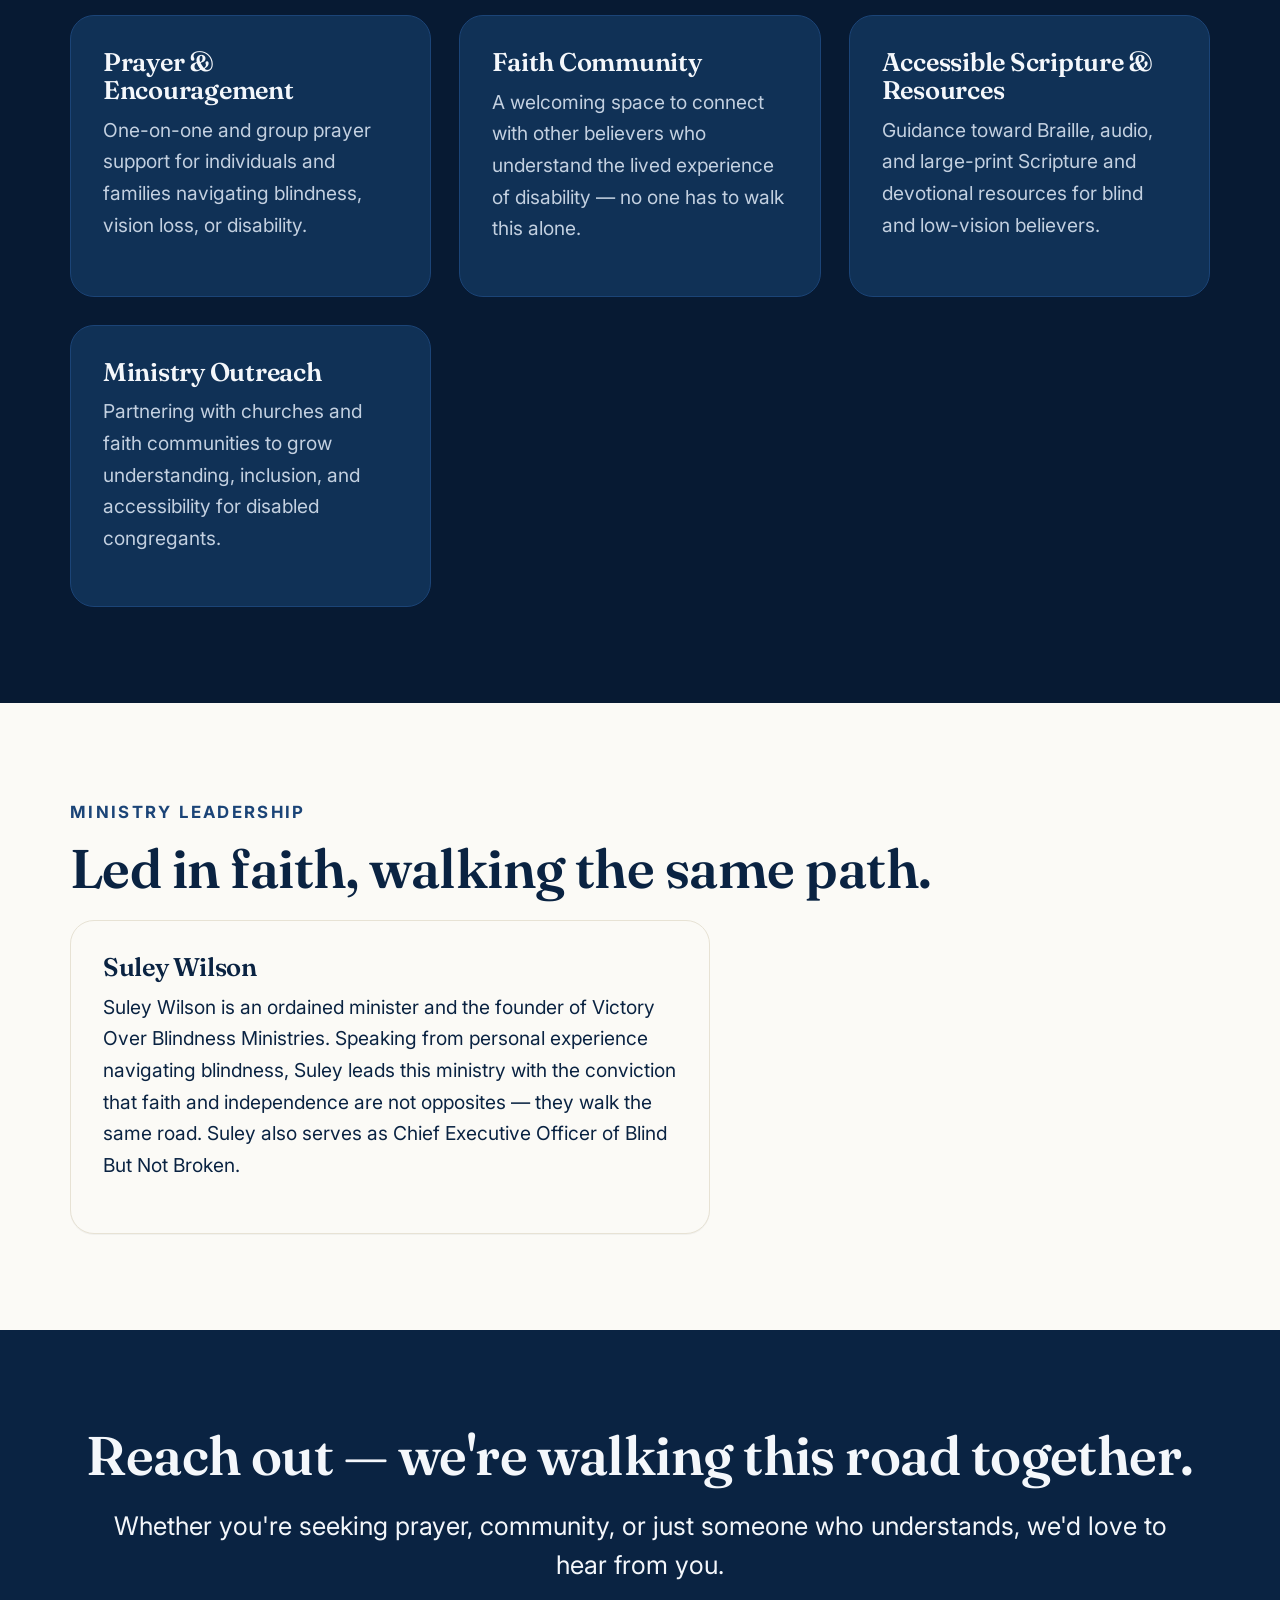
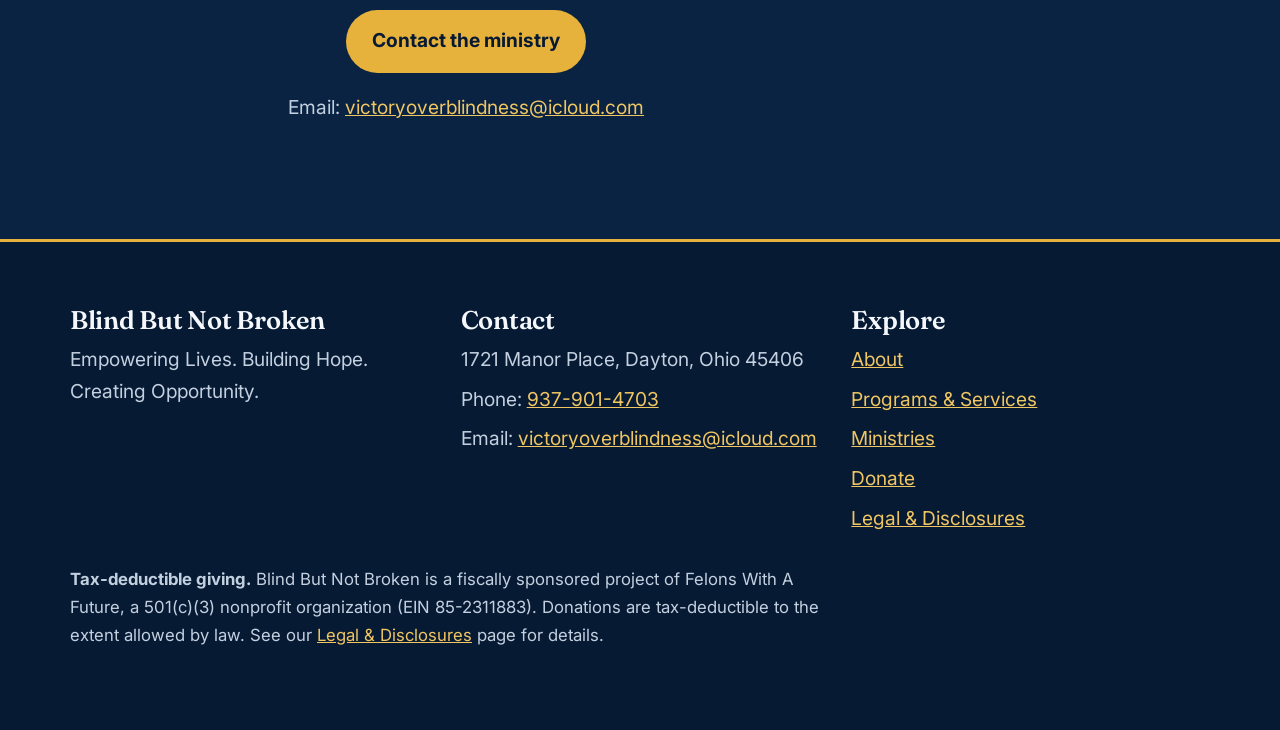
<file: ministries.html>
<!DOCTYPE html>
<html lang="en">
<head>
  <meta charset="UTF-8">
  <meta name="viewport" content="width=device-width, initial-scale=1.0">
  <title>Ministries — Victory over Blindness</title>
  <meta name="description" content="Learn about the Victory over Blindess Ministries of Blind But Not Broken, a nonprofit organization in Dayton, Ohio.">
  <link rel="preconnect" href="https://fonts.googleapis.com">
  <link rel="preconnect" href="https://fonts.gstatic.com" crossorigin>
  <link href="https://fonts.googleapis.com/css2?family=Fraunces:ital,opsz,wght@0,9..144,400;0,9..144,500;0,9..144,600;1,9..144,400&family=Inter:wght@400;500;600;700&display=swap" rel="stylesheet">
  <link rel="stylesheet" href="styles.css">
</head>
<body>
  <a class="skip-link" href="#main">Skip to main content</a>

  <header class="site-header on-dark">
    <div class="wrap">
      <nav class="nav" aria-label="Primary">
        <a class="brand" href="index.html">
          <img class="brand__mark" src="images/vob.PNG" alt="Victory Over Blindness logo">
          <span>Victory over Blindness Ministries<small>Dayton, Ohio</small></span>
        </a>
        <button class="nav__toggle" aria-expanded="false" aria-controls="nav-menu">
          <span aria-hidden="true">☰</span> Menu
        </button>
        <ul class="nav__menu" id="nav-menu">
          <li><a href="index.html">Home</a></li>
          <li><a href="about.html">About</a></li>
          <li><a href="programs.html">Programs</a></li>
          <li><a href="donate.html">Donate</a></li>
          <li><a href="ministries.html" aria-current="page">Ministries</a></li>
          <li><a href="contact.html">Contact</a></li>
        </ul>
      </nav>
    </div>
  </header>

   <main id="main">
    <!-- Hero -->
    <section class="hero on-dark" aria-labelledby="vob-title">
      <div class="wrap">
        <p class="hero__quote">"Walk by Faith, Not by Sight." — 2 Corinthians 5:7</p>
        <h1 id="vob-title">Victory Over Blindness Ministries</h1>
        <p class="lede">A faith-based outreach of Blind But Not Broken, offering prayer,
          encouragement, and Christian community for blind, visually impaired, and disabled
          believers — because faith and independence walk the same road.</p>
      </div>
    </section>
 
    <!-- About the ministry -->
    <section class="section" aria-labelledby="about-vob-title">
      <div class="wrap stack" style="max-width:760px;">
        <div>
          <p class="eyebrow">Our Ministry</p>
          <h2 id="about-vob-title">Faith doesn't require sight.</h2>
          <p>Victory Over Blindness Ministries exists to remind blind, visually impaired, and
            disabled believers that their condition is not a barrier to purpose, calling, or
            relationship with God. We offer spiritual encouragement alongside the practical
            support Blind But Not Broken provides — because independence and faith grow together,
            not apart.</p>
          <p>Rooted in Scripture and grounded in real community, our ministry walks alongside
            individuals navigating vision loss or disability who are seeking hope, connection, and
            a faith community that understands their journey.</p>
        </div>
      </div>
    </section>
 
    <!-- What we offer -->
    <section class="section section--deep" aria-labelledby="offer-title">
      <div class="wrap">
        <p class="eyebrow">What We Offer</p>
        <h2 id="offer-title">Spiritual support, built for real life.</h2>
        <div class="grid grid--2 mt-lg">
          <article class="card">
            <h3>Prayer &amp; Encouragement</h3>
            <p>One-on-one and group prayer support for individuals and families navigating
              blindness, vision loss, or disability.</p>
          </article>
          <article class="card">
            <h3>Faith Community</h3>
            <p>A welcoming space to connect with other believers who understand the lived
              experience of disability — no one has to walk this alone.</p>
          </article>
          <article class="card">
            <h3>Accessible Scripture &amp; Resources</h3>
            <p>Guidance toward Braille, audio, and large-print Scripture and devotional resources
              for blind and low-vision believers.</p>
          </article>
          <article class="card">
            <h3>Ministry Outreach</h3>
            <p>Partnering with churches and faith communities to grow understanding, inclusion,
              and accessibility for disabled congregants.</p>
          </article>
        </div>
      </div>
    </section>
 
    <!-- Leadership -->
    <section class="section" aria-labelledby="leader-title">
      <div class="wrap">
        <p class="eyebrow">Ministry Leadership</p>
        <h2 id="leader-title">Led in faith, walking the same path.</h2>
        <div class="card" style="max-width:640px;">
          <h3>Suley Wilson</h3>
          <p>Suley Wilson is an ordained minister and the founder of Victory Over Blindness
            Ministries. Speaking from personal experience navigating blindness, Suley leads this
            ministry with the conviction that faith and independence are not opposites — they walk
            the same road. Suley also serves as Chief Executive Officer of Blind But Not Broken.</p>
        </div>
      </div>
    </section>
 
    <!-- CTA -->
    <section class="section section--dark" aria-labelledby="vob-cta">
      <div class="wrap center">
        <h2 id="vob-cta">Reach out — we're walking this road together.</h2>
        <p class="lede center">Whether you're seeking prayer, community, or just someone who
          understands, we'd love to hear from you.</p>
        <p>
          <a class="btn btn--primary" href="contact.html">Contact the ministry</a>
        </p>
        <p style="margin-top:1rem;color:var(--cloud-soft);">
          Email: <a href="mailto:victoryoverblindness@icloud.com" style="color:var(--gold-400)">victoryoverblindness@icloud.com</a>
        </p>
      </div>
    </section>
  </main>
 
  <footer class="site-footer on-dark">
    <div class="wrap">
      <div class="footer-grid">
        <div>
          <h2>Blind But Not Broken</h2>
          <p>Empowering Lives. Building Hope. Creating Opportunity.</p>
        </div>
        <div>
          <h2>Contact</h2>
          <ul class="footer-contact">
            <li>1721 Manor Place, Dayton, Ohio 45406</li>
            <li>Phone: <a href="tel:+19379014703">937-901-4703</a></li>
            <li>Email: <a href="mailto:victoryoverblindness@icloud.com">victoryoverblindness@icloud.com</a></li>
          </ul>
        </div>
        <div>
          <h2>Explore</h2>
          <ul class="footer-contact">
            <li><a href="about.html">About</a></li>
            <li><a href="programs.html">Programs &amp; Services</a></li>
            <li><a href="ministries.html">Ministries</a></li>
            <li><a href="donate.html">Donate</a></li>
            <li><a href="legal.html">Legal &amp; Disclosures</a></li>
          </ul>
        </div>
      </div>
      <div class="footer-legal">
        <p><strong>Tax-deductible giving.</strong> Blind But Not Broken is a fiscally sponsored
          project of Felons With A Future, a 501(c)(3) nonprofit organization
          (EIN&nbsp;85-2311883). Donations are tax-deductible to the extent allowed by law.
          See our <a href="legal.html">Legal &amp; Disclosures</a> page for details.</p>
      </div>
    </div>
  </footer>
 
  <script src="script.js"></script>
</body>
</file>
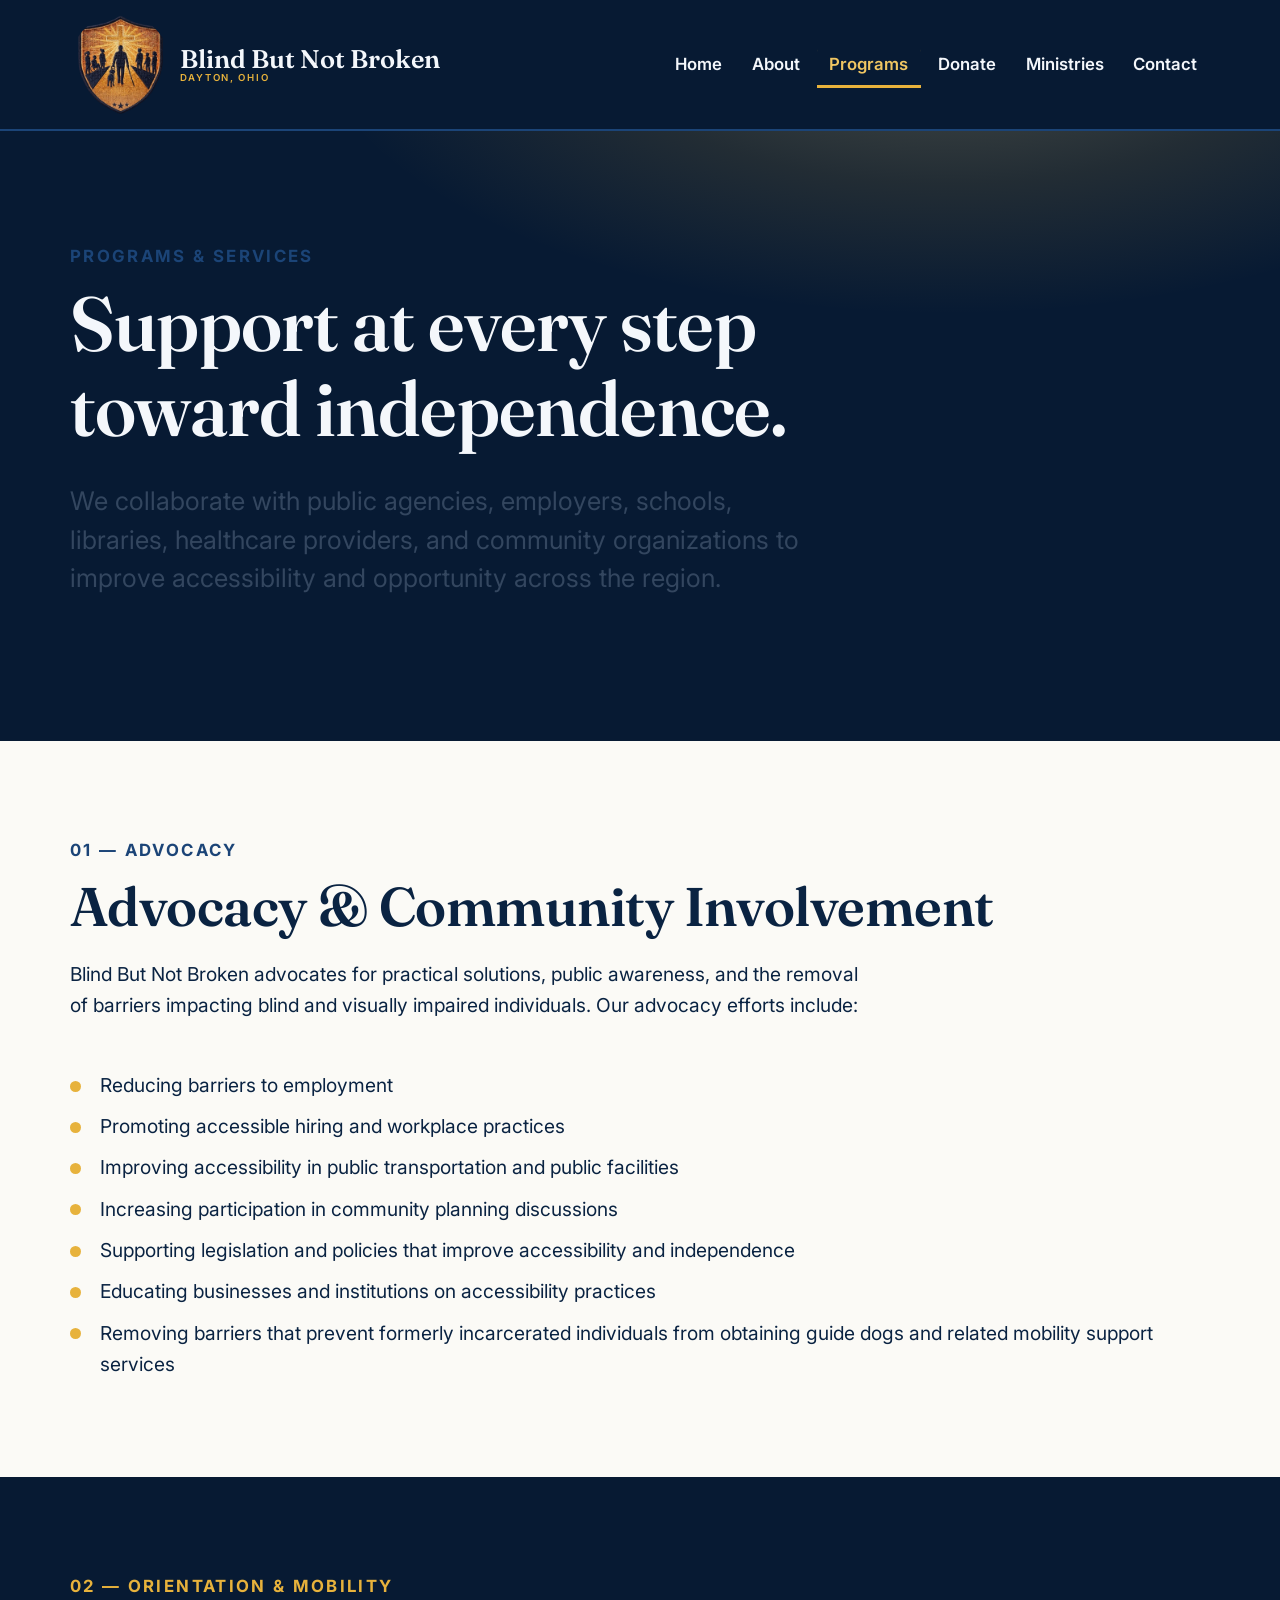
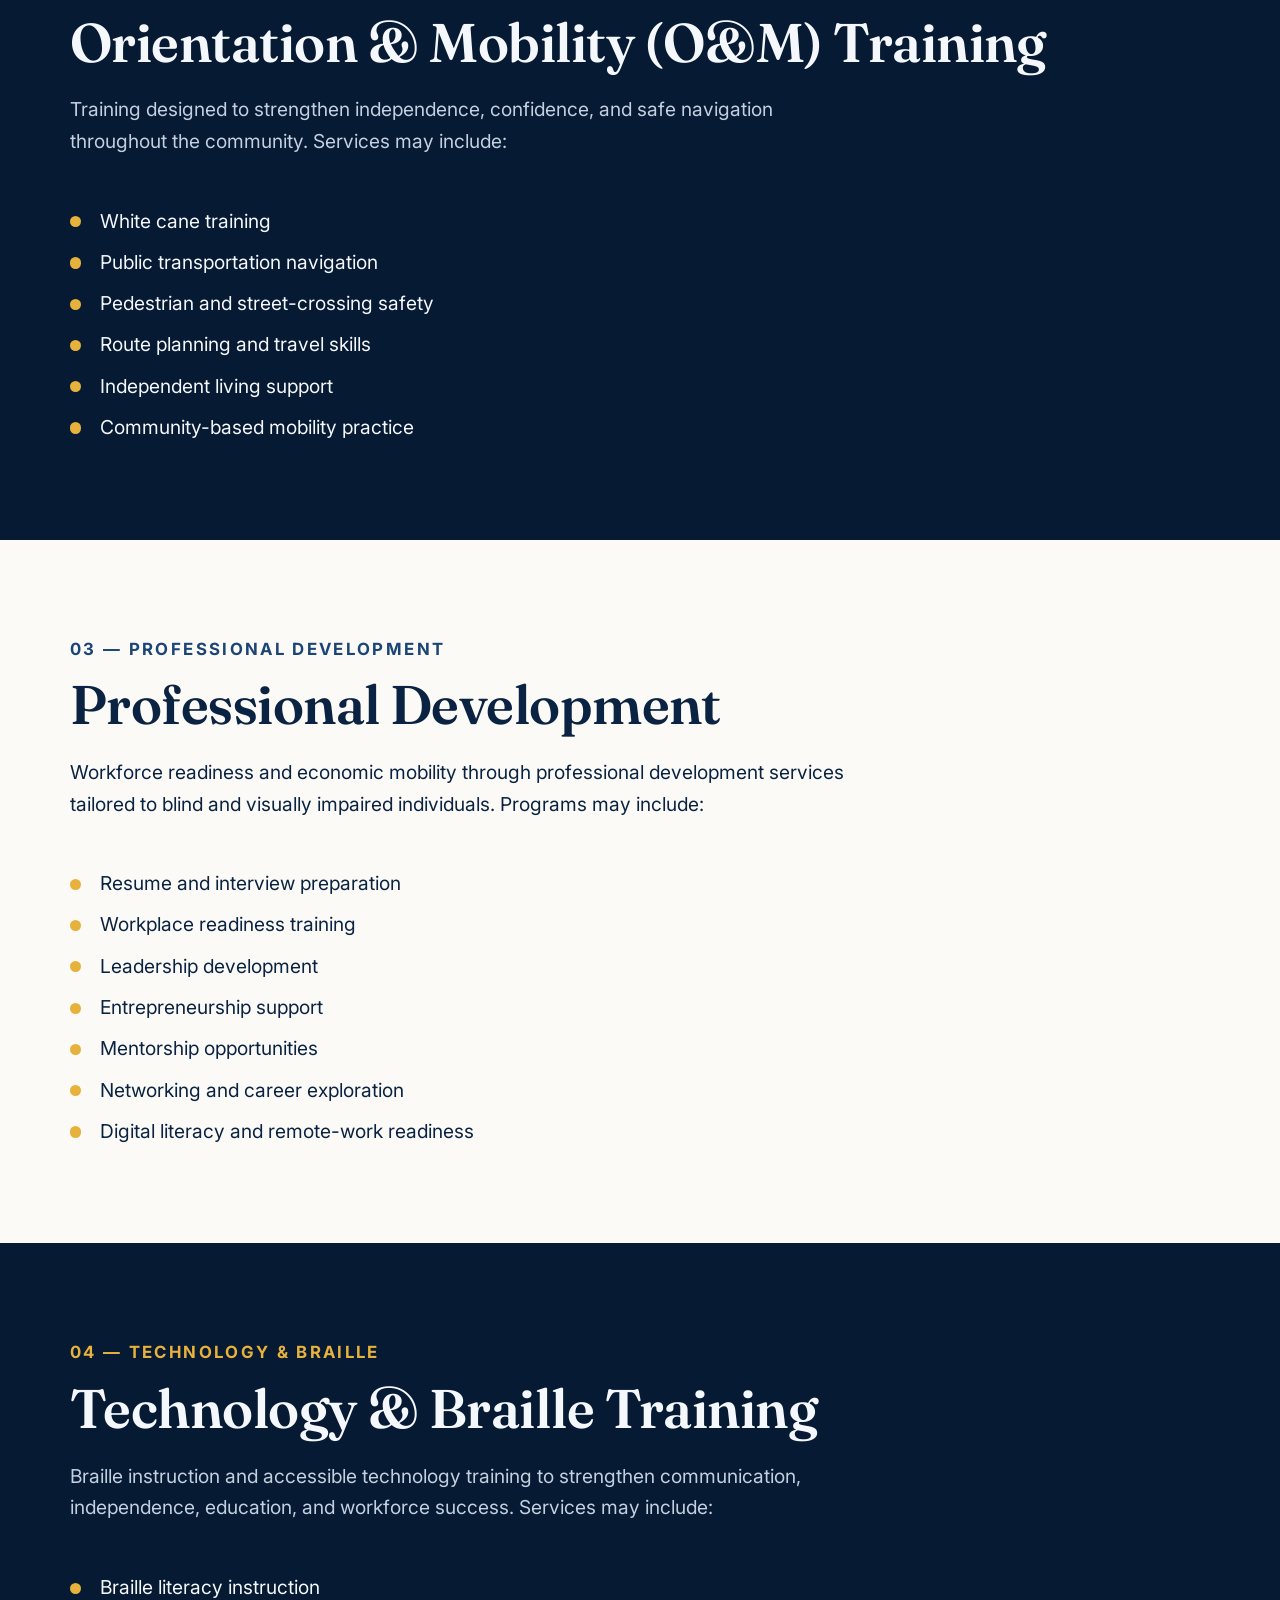
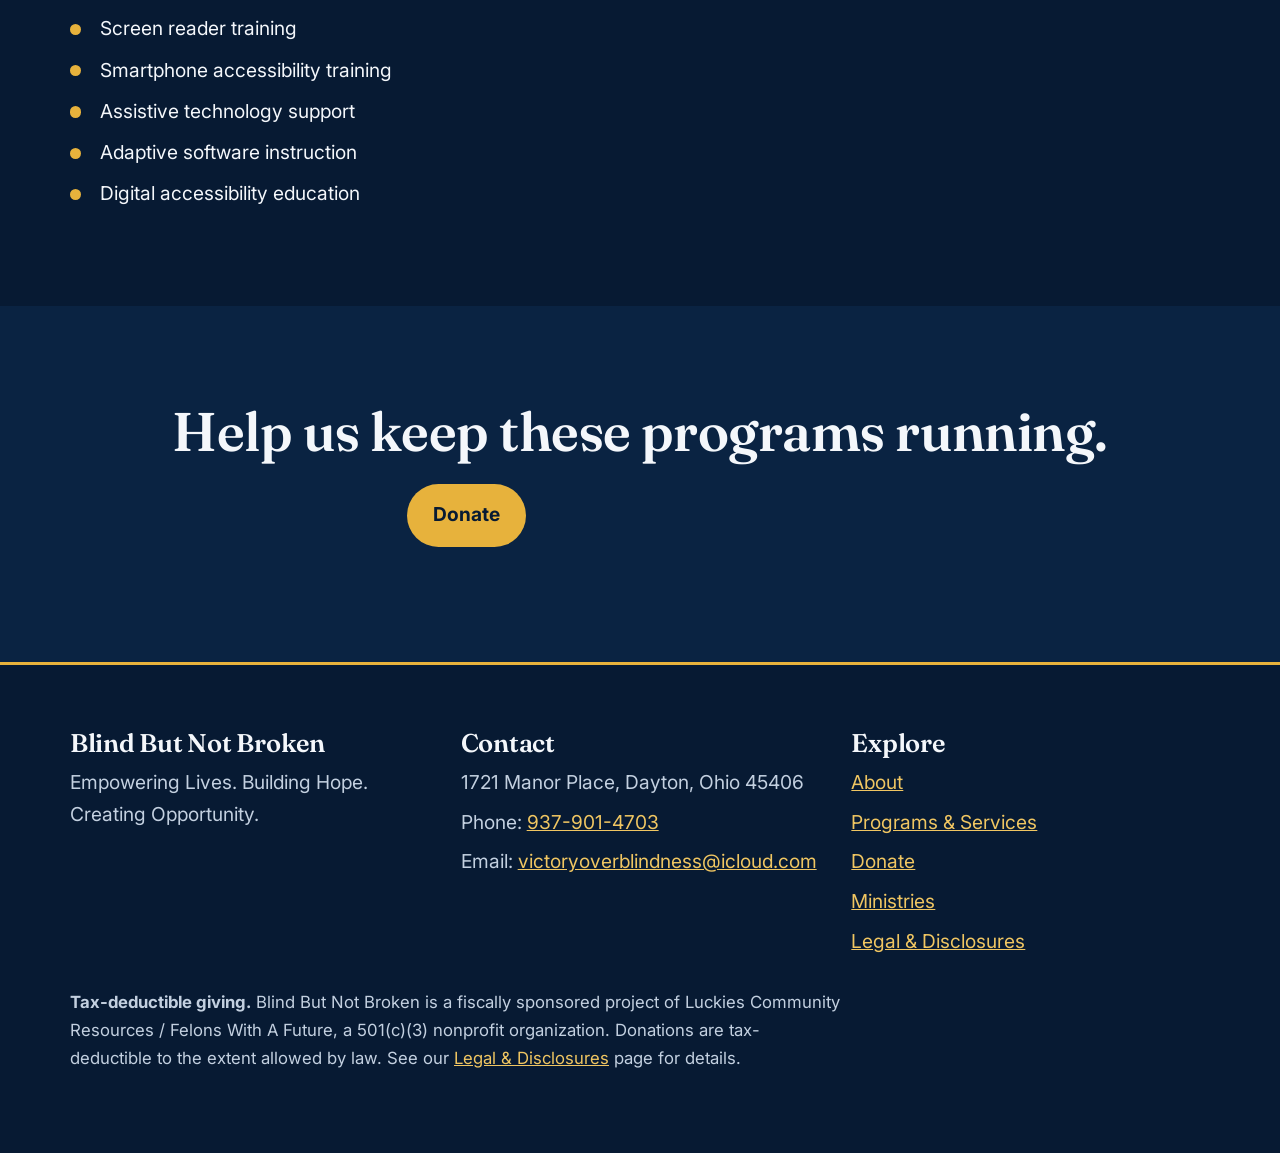
<file: programs.html>
<!DOCTYPE html>
<html lang="en">
<head>
  <meta charset="UTF-8">
  <meta name="viewport" content="width=device-width, initial-scale=1.0">
  <title>Programs &amp; Services — Blind But Not Broken</title>
  <meta name="description" content="Advocacy, orientation and mobility training, professional development, and technology and Braille training for blind and visually impaired individuals.">
  <link rel="preconnect" href="https://fonts.googleapis.com">
  <link rel="preconnect" href="https://fonts.gstatic.com" crossorigin>
  <link href="https://fonts.googleapis.com/css2?family=Fraunces:ital,opsz,wght@0,9..144,400;0,9..144,500;0,9..144,600;1,9..144,400&family=Inter:wght@400;500;600;700&display=swap" rel="stylesheet">
  <link rel="stylesheet" href="styles.css">
</head>
<body>
  <a class="skip-link" href="#main">Skip to main content</a>

  <header class="site-header on-dark">
    <div class="wrap">
      <nav class="nav" aria-label="Primary">
        <a class="brand" href="index.html">
          <img class="brand__mark" src="images/bbnb-shield.PNG" alt="Blind But Not Broken logo">
          <span>Blind But Not Broken<small>Dayton, Ohio</small></span>
        </a>
        <button class="nav__toggle" aria-expanded="false" aria-controls="nav-menu">
          <span aria-hidden="true">☰</span> Menu
        </button>
        <ul class="nav__menu" id="nav-menu">
          <li><a href="index.html">Home</a></li>
          <li><a href="about.html">About</a></li>
          <li><a href="programs.html" aria-current="page">Programs</a></li>
          <li><a href="donate.html">Donate</a></li>
          <li><a href="ministries.html">Ministries</a></li>
          <li><a href="contact.html">Contact</a></li>
        </ul>
      </nav>
    </div>
  </header>

  <main id="main">
    <section class="hero on-dark" aria-labelledby="prog-title">
      <div class="wrap">
        <p class="eyebrow">Programs &amp; Services</p>
        <h1 id="prog-title">Support at every step toward independence.</h1>
        <p class="lede">We collaborate with public agencies, employers, schools, libraries,
          healthcare providers, and community organizations to improve accessibility and
          opportunity across the region.</p>
      </div>
    </section>

    <!-- Advocacy -->
    <section class="section" aria-labelledby="adv-title">
      <div class="wrap">
        <p class="eyebrow">01 — Advocacy</p>
        <h2 id="adv-title">Advocacy &amp; Community Involvement</h2>
        <p>Blind But Not Broken advocates for practical solutions, public awareness, and the
          removal of barriers impacting blind and visually impaired individuals. Our advocacy
          efforts include:</p>
        <ul class="checklist mt-lg">
          <li>Reducing barriers to employment</li>
          <li>Promoting accessible hiring and workplace practices</li>
          <li>Improving accessibility in public transportation and public facilities</li>
          <li>Increasing participation in community planning discussions</li>
          <li>Supporting legislation and policies that improve accessibility and independence</li>
          <li>Educating businesses and institutions on accessibility practices</li>
          <li>Removing barriers that prevent formerly incarcerated individuals from obtaining guide dogs and related mobility support services</li>
        </ul>
      </div>
    </section>

    <!-- O&M -->
    <section class="section section--deep" aria-labelledby="om-title">
      <div class="wrap">
        <p class="eyebrow">02 — Orientation &amp; Mobility</p>
        <h2 id="om-title">Orientation &amp; Mobility (O&amp;M) Training</h2>
        <p>Training designed to strengthen independence, confidence, and safe navigation
          throughout the community. Services may include:</p>
        <ul class="checklist mt-lg">
          <li>White cane training</li>
          <li>Public transportation navigation</li>
          <li>Pedestrian and street-crossing safety</li>
          <li>Route planning and travel skills</li>
          <li>Independent living support</li>
          <li>Community-based mobility practice</li>
        </ul>
      </div>
    </section>

    <!-- Professional Development -->
    <section class="section" aria-labelledby="pd-title">
      <div class="wrap">
        <p class="eyebrow">03 — Professional Development</p>
        <h2 id="pd-title">Professional Development</h2>
        <p>Workforce readiness and economic mobility through professional development services
          tailored to blind and visually impaired individuals. Programs may include:</p>
        <ul class="checklist mt-lg">
          <li>Resume and interview preparation</li>
          <li>Workplace readiness training</li>
          <li>Leadership development</li>
          <li>Entrepreneurship support</li>
          <li>Mentorship opportunities</li>
          <li>Networking and career exploration</li>
          <li>Digital literacy and remote-work readiness</li>
        </ul>
      </div>
    </section>

    <!-- Tech & Braille -->
    <section class="section section--deep" aria-labelledby="tech-title">
      <div class="wrap">
        <p class="eyebrow">04 — Technology &amp; Braille</p>
        <h2 id="tech-title">Technology &amp; Braille Training</h2>
        <p>Braille instruction and accessible technology training to strengthen communication,
          independence, education, and workforce success. Services may include:</p>
        <ul class="checklist mt-lg">
          <li>Braille literacy instruction</li>
          <li>Screen reader training</li>
          <li>Smartphone accessibility training</li>
          <li>Assistive technology support</li>
          <li>Adaptive software instruction</li>
          <li>Digital accessibility education</li>
        </ul>
      </div>
    </section>

    <section class="section section--dark" aria-labelledby="prog-cta">
      <div class="wrap center">
        <h2 id="prog-cta">Help us keep these programs running.</h2>
        <p><a class="btn btn--primary" href="donate.html">Donate</a></p>
      </div>
    </section>
  </main>

  <footer class="site-footer on-dark">
    <div class="wrap">
      <div class="footer-grid">
        <div>
          <h2>Blind But Not Broken</h2>
          <p>Empowering Lives. Building Hope. Creating Opportunity.</p>
        </div>
        <div>
          <h2>Contact</h2>
          <ul class="footer-contact">
            <li>1721 Manor Place, Dayton, Ohio 45406</li>
            <li>Phone: <a href="tel:+19379014703">937-901-4703</a></li>
            <li>Email: <a href="mailto:victoryoverblindness@icloud.com">victoryoverblindness@icloud.com</a></li>
          </ul>
        </div>
        <div>
          <h2>Explore</h2>
          <ul class="footer-contact">
            <li><a href="about.html">About</a></li>
            <li><a href="programs.html">Programs &amp; Services</a></li>
            <li><a href="donate.html">Donate</a></li>
            <li><a href="ministries.html">Ministries</a></li>
            <li><a href="legal.html">Legal &amp; Disclosures</a></li>
          </ul>
        </div>
      </div>
      <div class="footer-legal">
        <p><strong>Tax-deductible giving.</strong> Blind But Not Broken is a fiscally sponsored
          project of Luckies Community Resources / Felons With A Future, a 501(c)(3) nonprofit organization. Donations are tax-deductible to the extent allowed by law.
          See our <a href="legal.html">Legal &amp; Disclosures</a> page for details.</p>
      </div>
    </div>
  </footer>

  <script src="script.js"></script>
</body>
</html>
</file>
<file: styles.css>
/* ============================================================
   BLIND BUT NOT BROKEN — shared stylesheet
   Accessibility-first. Blue + gold "light through darkness" theme.

   CONTRAST DISCIPLINE (do not break):
   - Gold is ONLY used on dark (navy) backgrounds, or as a button
     fill with navy text on top. Gold text on white FAILS WCAG (~1.9:1).
   - Body text targets >= 7:1 wherever possible (AAA), never below 4.5:1.
   ============================================================ */

/* ---------- Design tokens ---------- */
:root {
  /* Navy scale (dark surfaces + ink on light) */
  --navy-900: #071A33;   /* deepest background */
  --navy-800: #0A2342;   /* primary navy / ink on light */
  --navy-700: #103156;   /* raised surfaces on dark */
  --navy-600: #1B4477;   /* borders / hover on dark */

  /* Gold scale (accent — dark backgrounds only) */
  --gold-500: #E7B23C;   /* primary gold */
  --gold-400: #F0C662;   /* gold hover */
  --gold-300: #F7D98A;   /* soft gold glow */

  /* Neutrals */
  --paper:      #FBFAF6; /* warm off-white light sections */
  --ink:        #0A2342; /* text on light */
  --ink-soft:   #33465F; /* secondary text on light (9:1 on paper) */
  --cloud:      #F4F7FB; /* text on dark (near-white) */
  --cloud-soft: #C3D0E0; /* secondary text on dark */

  /* Type */
  --font-display: "Fraunces", Georgia, "Times New Roman", serif;
  --font-body: "Inter", system-ui, -apple-system, "Segoe UI", sans-serif;

  /* Scale (fluid) */
  --step--1: clamp(0.94rem, 0.9rem + 0.2vw, 1.05rem);
  --step-0:  clamp(1.06rem, 1rem + 0.3vw, 1.2rem);
  --step-1:  clamp(1.3rem, 1.2rem + 0.5vw, 1.6rem);
  --step-2:  clamp(1.7rem, 1.5rem + 1vw, 2.3rem);
  --step-3:  clamp(2.2rem, 1.8rem + 2vw, 3.4rem);
  --step-4:  clamp(2.8rem, 2.1rem + 3.4vw, 4.8rem);

  /* Space + shape */
  --gutter: clamp(1.25rem, 5vw, 4rem);
  --measure: 66ch;
  --radius: 14px;
  --radius-lg: 24px;
}

/* ---------- Reset / base ---------- */
*, *::before, *::after { box-sizing: border-box; }
html { scroll-behavior: smooth; }
@media (prefers-reduced-motion: reduce) {
  html { scroll-behavior: auto; }
  *, *::before, *::after {
    animation-duration: 0.001ms !important;
    animation-iteration-count: 1 !important;
    transition-duration: 0.001ms !important;
  }
}

body {
  margin: 0;
  font-family: var(--font-body);
  font-size: var(--step-0);
  line-height: 1.65;
  color: var(--ink);
  background: var(--paper);
  -webkit-font-smoothing: antialiased;
  text-rendering: optimizeLegibility;
}

img { max-width: 100%; height: auto; display: block; }

h1, h2, h3 {
  font-family: var(--font-display);
  font-weight: 600;
  line-height: 1.1;
  letter-spacing: -0.01em;
  margin: 0 0 0.4em;
}
h1 { font-size: var(--step-4); }
h2 { font-size: var(--step-3); }
h3 { font-size: var(--step-1); font-weight: 600; }
p  { margin: 0 0 1em; max-width: var(--measure); }

a { color: inherit; }

/* ---------- Accessibility: skip link + focus ---------- */
.skip-link {
  position: absolute;
  left: 0.5rem;
  top: -100%;
  z-index: 999;
  background: var(--gold-500);
  color: var(--navy-800);
  font-weight: 700;
  padding: 0.75rem 1.25rem;
  border-radius: 0 0 var(--radius) var(--radius);
  text-decoration: none;
}
.skip-link:focus { top: 0; }

:focus-visible {
  outline: 3px solid var(--gold-500);
  outline-offset: 3px;
  border-radius: 4px;
}
/* On dark sections the gold ring still reads; add a halo for safety */
.on-dark :focus-visible { outline-color: var(--gold-400); }

.sr-only {
  position: absolute; width: 1px; height: 1px;
  padding: 0; margin: -1px; overflow: hidden;
  clip: rect(0,0,0,0); white-space: nowrap; border: 0;
}

/* ---------- Layout helpers ---------- */
.wrap { width: min(100% - 2 * var(--gutter), 1140px); margin-inline: auto; }
.section { padding-block: clamp(3rem, 8vw, 6rem); }
.section--dark { background: var(--navy-800); color: var(--cloud); }
.section--deep { background: var(--navy-900); color: var(--cloud); }
.section--dark p, .section--deep p { color: var(--cloud-soft); }
.eyebrow {
  font-family: var(--font-body);
  font-weight: 700;
  font-size: var(--step--1);
  letter-spacing: 0.14em;
  text-transform: uppercase;
  color: var(--navy-600);
  margin: 0 0 0.75rem;
}
.section--dark .eyebrow, .section--deep .eyebrow { color: var(--gold-500); }
.lede { font-size: var(--step-1); line-height: 1.5; color: var(--ink-soft); }
.section--dark .lede, .section--deep .lede { color: var(--cloud); }

/* ---------- Header / nav ---------- */
.site-header {
  position: sticky; top: 0; z-index: 100;
  background: var(--navy-900);
  color: var(--cloud);
  border-bottom: 2px solid var(--navy-600);
}
.nav {
  display: flex; align-items: center; justify-content: space-between;
  gap: 1rem; padding-block: 0.9rem;
}
.brand {
  display: inline-flex; align-items: center; gap: 0.6rem;
  text-decoration: none; color: var(--cloud);
  font-family: var(--font-display); font-weight: 600;
  font-size: var(--step-1); line-height: 1.05;
}
.brand__mark {
  width: 100px; height: 100px; flex: none;
  border-radius: 50%;
  object-fit: cover;
}
.brand small {
  display: block; font-family: var(--font-body);
  font-weight: 600; font-size: 0.6rem; letter-spacing: 0.18em;
  text-transform: uppercase; color: var(--gold-500);
}

.nav__toggle {
  display: none;
  align-items: center; gap: 0.5rem;
  background: transparent; color: var(--cloud);
  border: 2px solid var(--navy-600); border-radius: var(--radius);
  padding: 0.6rem 0.85rem; min-height: 44px;
  font: inherit; font-weight: 600; cursor: pointer;
}
.nav__toggle:hover { border-color: var(--gold-500); }

.nav__menu {
  display: flex; align-items: center; gap: 0.25rem;
  list-style: none; margin: 0; padding: 0;
}
.nav__menu a {
  display: inline-block; text-decoration: none;
  color: var(--cloud); font-weight: 600; font-size: var(--step--1);
  padding: 0.6rem 0.8rem; border-radius: var(--radius);
  min-height: 44px; display: inline-flex; align-items: center;
}
.nav__menu a:hover { background: var(--navy-700); }
.nav__menu a[aria-current="page"] {
  color: var(--gold-400);
  box-shadow: inset 0 -3px 0 var(--gold-500);
  border-radius: var(--radius) var(--radius) 0 0;
}

@media (max-width: 820px) {
  .nav__toggle { display: inline-flex; }
  .nav__menu {
    display: none; position: absolute; left: 0; right: 0;
    top: 100%; flex-direction: column; align-items: stretch;
    gap: 0; background: var(--navy-900);
    border-bottom: 2px solid var(--navy-600); padding: 0.5rem var(--gutter) 1rem;
  }
  .nav { position: relative; }
  .nav__menu.is-open { display: flex; }
  .nav__menu a { padding: 0.9rem 0.6rem; font-size: var(--step-0); }
  .nav__menu a[aria-current="page"] { box-shadow: inset 3px 0 0 var(--gold-500); border-radius: var(--radius); }
}

/* ---------- Buttons ---------- */
.btn {
  display: inline-flex; align-items: center; justify-content: center;
  gap: 0.5rem; min-height: 48px;
  padding: 0.85rem 1.5rem; border-radius: 999px;
  font: inherit; font-weight: 700; text-decoration: none;
  cursor: pointer; border: 2px solid transparent;
  transition: transform 0.15s ease, background 0.15s ease;
}
.btn:hover { transform: translateY(-2px); }
.btn--primary { background: var(--gold-500); color: var(--navy-900); }
.btn--primary:hover { background: var(--gold-400); }
.btn--ghost { background: transparent; color: var(--cloud); border-color: var(--navy-600); }
.btn--ghost:hover { border-color: var(--gold-500); background: var(--navy-700); }
.btn--onlight { background: var(--navy-800); color: var(--cloud); }
.btn--onlight:hover { background: var(--navy-700); }

/* ---------- Hero ---------- */
.hero {
  position: relative; overflow: hidden;
  background: var(--navy-900); color: var(--cloud);
  padding-block: clamp(3.5rem, 10vw, 7rem);
  isolation: isolate;
}
.hero::before { /* the dawn — light breaking through */
  content: ""; position: absolute; inset: -20% -10% auto -10%;
  height: 130%; z-index: -1;
  background: radial-gradient(60% 55% at 70% 0%,
    rgba(247,217,138,0.30), rgba(231,178,60,0.12) 40%, transparent 70%);
  pointer-events: none;
}
.hero__quote {
  font-family: var(--font-display); font-style: italic;
  color: var(--gold-400); font-size: var(--step-1);
  margin: 0 0 1rem;
}
.hero h1 { max-width: 16ch; }
.hero .lede { max-width: 46ch; margin-block: 1.25rem 2rem; }
.hero__actions { display: flex; flex-wrap: wrap; gap: 0.85rem; }

/* ---------- Cards / grids ---------- */
.grid { display: grid; gap: clamp(1rem, 3vw, 1.75rem); }
.grid--3 { grid-template-columns: repeat(auto-fit, minmax(260px, 1fr)); }
.grid--2 { grid-template-columns: repeat(auto-fit, minmax(300px, 1fr)); }

.card {
  background: var(--paper);
  border: 1px solid #E7E2D4;
  border-radius: var(--radius-lg);
  padding: clamp(1.5rem, 3vw, 2rem);
  box-shadow: 0 1px 0 rgba(10,35,66,0.04);
}
.section--dark .card, .section--deep .card {
  background: var(--navy-700); border-color: var(--navy-600); color: var(--cloud);
}
.section--dark .card p, .section--deep .card p { color: var(--cloud-soft); }
.card__icon {
  width: 52px; height: 52px; margin-bottom: 1rem;
  display: grid; place-items: center; border-radius: 12px;
  background: var(--navy-800); color: var(--gold-500);
}
.section--dark .card__icon, .section--deep .card__icon { background: var(--navy-900); }
.card__icon svg { width: 28px; height: 28px; }
.card h3 { color: inherit; }

/* Feature list with gold check markers */
.checklist { list-style: none; margin: 0; padding: 0; display: grid; gap: 0.6rem; }
.checklist li { position: relative; padding-left: 1.9rem; }
.checklist li::before {
  content: ""; position: absolute; left: 0; top: 0.55em;
  width: 0.7rem; height: 0.7rem; border-radius: 50%;
  background: var(--gold-500);
}

/* Stat block (The Problem) */
.stats { display: grid; gap: 1.5rem; grid-template-columns: repeat(auto-fit, minmax(200px,1fr)); }
.stat { border-left: 3px solid var(--gold-500); padding-left: 1.1rem; }
.stat__num {
  font-family: var(--font-display); font-weight: 600;
  font-size: var(--step-3); color: var(--gold-400); line-height: 1;
}
.stat__label { color: var(--cloud-soft); font-size: var(--step--1); }

/* ---------- Donate / QR ---------- */
.qr-panel {
  display: grid; gap: 2rem; align-items: center;
  grid-template-columns: minmax(0, 1fr);
}
@media (min-width: 720px) { .qr-panel { grid-template-columns: 280px 1fr; } }
.qr-frame {
  background: var(--paper); border: 3px solid var(--gold-500);
  border-radius: var(--radius-lg); padding: 1.25rem;
  aspect-ratio: 1; display: grid; place-items: center; text-align: center;
  color: var(--ink-soft);
}
.qr-frame img { width: 100%; height: 100%; object-fit: contain; }

.disclosure {
  background: var(--navy-700); border: 1px solid var(--navy-600);
  border-radius: var(--radius); padding: 1.25rem 1.5rem;
  color: var(--cloud-soft); font-size: var(--step--1);
}
.disclosure strong { color: var(--cloud); }

/* ---------- Forms (contact) ---------- */
.field { display: grid; gap: 0.4rem; margin-bottom: 1.25rem; }
.field label { font-weight: 700; }
.field .hint { font-size: var(--step--1); color: var(--ink-soft); }
.field input, .field textarea {
  font: inherit; padding: 0.8rem 0.9rem; min-height: 48px;
  border: 2px solid #C9CFD8; border-radius: var(--radius);
  background: #fff; color: var(--ink);
}
.field input:focus-visible, .field textarea:focus-visible { border-color: var(--navy-800); }
.field textarea { min-height: 140px; resize: vertical; }

/* ---------- Footer ---------- */
.site-footer {
  background: var(--navy-900); color: var(--cloud-soft);
  padding-block: clamp(2.5rem, 6vw, 4rem);
  border-top: 3px solid var(--gold-500);
}
.footer-grid { display: grid; gap: 2rem; grid-template-columns: repeat(auto-fit, minmax(220px,1fr)); }
.site-footer h2 { font-size: var(--step-1); color: var(--cloud); }
.site-footer a { color: var(--gold-400); }
.site-footer a:hover { color: var(--gold-300); }
.footer-contact { list-style: none; margin: 0; padding: 0; display: grid; gap: 0.5rem; }
.footer-legal { margin-top: 2rem; font-size: var(--step--1); color: var(--cloud-soft); }
.footer-legal p { max-width: 70ch; }

/* Utility */
.stack > * + * { margin-top: 1.5rem; }
.center { text-align: center; margin-inline: auto; }
.mt-lg { margin-top: clamp(2rem, 5vw, 3rem); }
</file>
